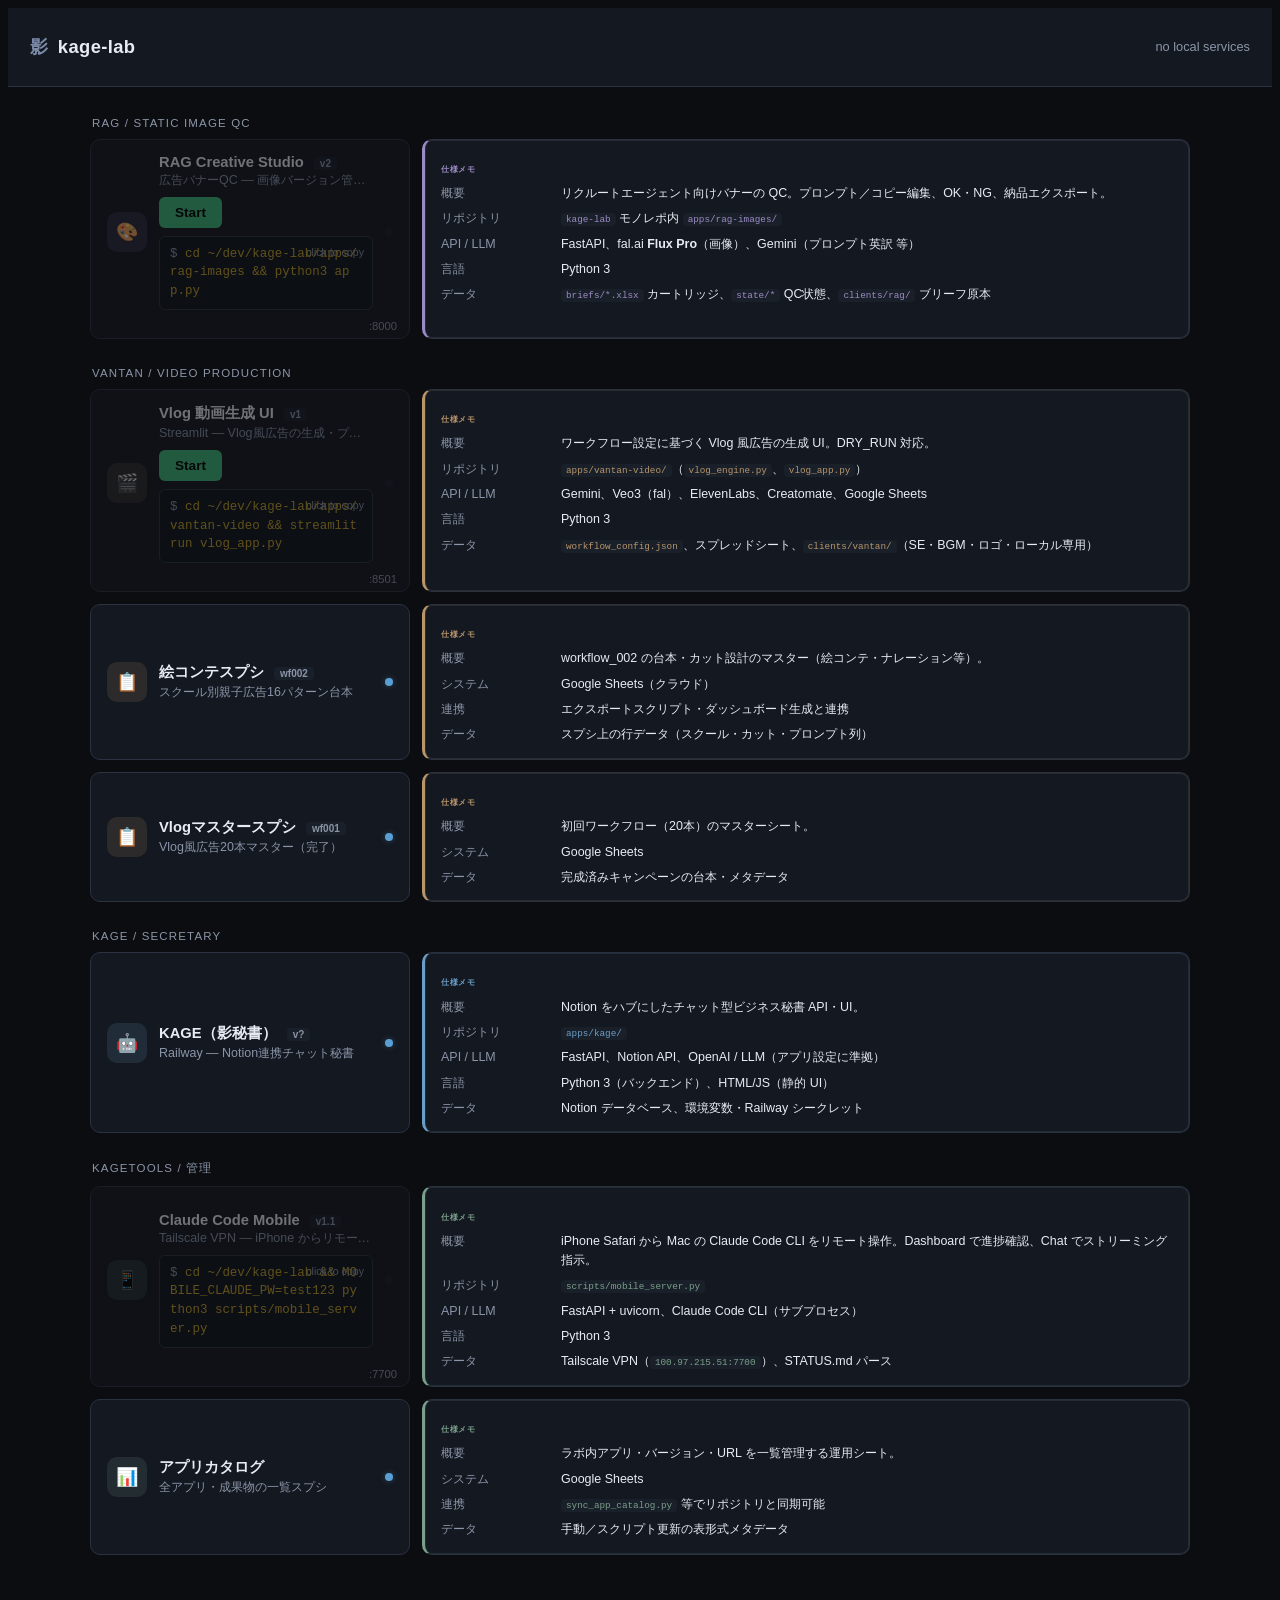
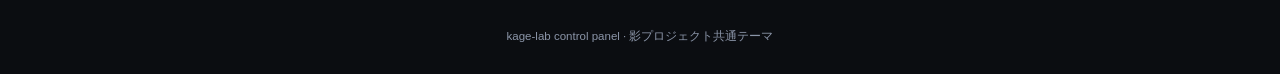
<file: control_panel.html>
<!DOCTYPE html>
<html lang="ja">
<head>
<meta charset="utf-8">
<meta name="viewport" content="width=device-width, initial-scale=1">
<title>kage-lab</title>
<link rel="stylesheet" href="assets/kage-lab-theme.css">
<style>
  :root {
    --green: var(--kl-green);
    --yellow: var(--kl-yellow);
    --text2: var(--kl-text-muted);
    --blue: var(--kl-blue);
  }
  .kl-topbar .sub { font-size: 0.8em; color: var(--kl-text-muted); margin-left: auto; }
  .kl-container { max-width: 1100px; }

  .card.launch-host { position: relative; padding-bottom: 28px; }
  .launch-bar {
    display: none; margin-top: 8px; background: var(--kl-bg-elevated); border: 1px solid var(--kl-border);
    border-radius: 6px; padding: 8px 10px; font-family: 'SF Mono', 'Menlo', monospace;
    font-size: 0.78em; color: var(--kl-yellow); position: relative; cursor: pointer;
    word-break: break-all; line-height: 1.5;
  }
  .launch-bar::before { content: '$ '; color: var(--kl-text-muted); }
  .launch-bar .copy-hint {
    position: absolute; top: 8px; right: 8px; font-size: 0.85em; color: var(--kl-text-muted);
    font-family: -apple-system, sans-serif;
  }
  .launch-bar.copied .copy-hint { color: var(--kl-green); }
  .card.offline .launch-bar { display: block; }

  .start-btn {
    display: none; margin-top: 8px; padding: 8px 16px; border: none; border-radius: 6px;
    background: var(--kl-green); color: #000; font-size: 0.85em; font-weight: 600;
    cursor: pointer; font-family: -apple-system, sans-serif; transition: opacity 0.15s;
  }
  .start-btn:hover { opacity: 0.8; }
  .start-btn:disabled { opacity: 0.4; cursor: default; }
  .card.offline .start-btn { display: inline-block; }

  .card-url { font-size: 0.7em; color: var(--kl-text-muted); position: absolute; bottom: 6px; right: 12px; }
  .dot {
    width: 8px; height: 8px; border-radius: 50%; flex-shrink: 0;
  }
  .dot-live { background: var(--kl-green); box-shadow: 0 0 6px var(--kl-green); }
  .dot-cloud { background: var(--kl-blue); box-shadow: 0 0 6px rgba(90,159,212,0.35); }
  .dot-off { background: var(--kl-surface-2); }
  .dot-checking { background: var(--kl-yellow); animation: pulse 1.2s infinite; }
  @keyframes pulse { 0%, 100% { opacity: 1; } 50% { opacity: 0.3; } }

  a.card { display: flex; }
  .card.offline { opacity: 0.45; }
  .card.offline:hover { border-color: var(--kl-border) !important; background: var(--kl-surface) !important; cursor: default; }
</style>
</head>
<body class="kl-surface-body">

<div class="kl-topbar">
  <h1><span class="kl-brand-mark">影</span> kage-lab</h1>
  <span class="sub" id="status-msg">checking...</span>
</div>

<div class="kl-container">

  <div class="kl-group-title kl-group-rag">RAG / Static Image QC</div>
  <div class="kl-app-lane kl-group-rag">
    <div class="kl-card card launch-host" id="card-rag" data-url="http://localhost:8000" data-service="rag" data-cmd="cd ~/dev/kage-lab/apps/rag-images && python3 app.py">
      <div class="kl-card-icon">🎨</div>
      <div class="kl-card-body">
        <div class="kl-card-name">RAG Creative Studio <span class="kl-card-ver">v2</span></div>
        <div class="kl-card-desc">広告バナーQC — 画像バージョン管理・コピー編集・修正ログ</div>
        <button class="start-btn" onclick="event.stopPropagation(); launchService('rag', this)">Start</button>
        <div class="launch-bar" onclick="event.stopPropagation(); copyCmd(this)"><span class="cmd-text"></span><span class="copy-hint">click to copy</span></div>
      </div>
      <div class="dot dot-checking" id="dot-rag"></div>
      <span class="card-url">:8000</span>
    </div>
    <aside class="kl-app-overview">
      <h4>仕様メモ</h4>
      <dl>
        <dt>概要</dt>
        <dd>リクルートエージェント向けバナーの QC。プロンプト／コピー編集、OK・NG、納品エクスポート。</dd>
        <dt>リポジトリ</dt>
        <dd><code>kage-lab</code> モノレポ内 <code>apps/rag-images/</code></dd>
        <dt>API / LLM</dt>
        <dd>FastAPI、fal.ai <strong>Flux Pro</strong>（画像）、Gemini（プロンプト英訳 等）</dd>
        <dt>言語</dt>
        <dd>Python 3</dd>
        <dt>データ</dt>
        <dd><code>briefs/*.xlsx</code> カートリッジ、<code>state/*</code> QC状態、<code>clients/rag/</code> ブリーフ原本</dd>
      </dl>
    </aside>
  </div>

  <div class="kl-group-title kl-group-vantan">VANTAN / Video Production</div>
  <div class="kl-app-lane kl-group-vantan">
    <div class="kl-card card launch-host" id="card-vlog" data-url="http://localhost:8501" data-service="vlog" data-cmd="cd ~/dev/kage-lab/apps/vantan-video && streamlit run vlog_app.py">
      <div class="kl-card-icon">🎬</div>
      <div class="kl-card-body">
        <div class="kl-card-name">Vlog 動画生成 UI <span class="kl-card-ver">v1</span></div>
        <div class="kl-card-desc">Streamlit — Vlog風広告の生成・プレビュー</div>
        <button class="start-btn" onclick="event.stopPropagation(); launchService('vlog', this)">Start</button>
        <div class="launch-bar" onclick="event.stopPropagation(); copyCmd(this)"><span class="cmd-text"></span><span class="copy-hint">click to copy</span></div>
      </div>
      <div class="dot dot-checking" id="dot-vlog"></div>
      <span class="card-url">:8501</span>
    </div>
    <aside class="kl-app-overview">
      <h4>仕様メモ</h4>
      <dl>
        <dt>概要</dt>
        <dd>ワークフロー設定に基づく Vlog 風広告の生成 UI。DRY_RUN 対応。</dd>
        <dt>リポジトリ</dt>
        <dd><code>apps/vantan-video/</code>（<code>vlog_engine.py</code>、<code>vlog_app.py</code>）</dd>
        <dt>API / LLM</dt>
        <dd>Gemini、Veo3（fal）、ElevenLabs、Creatomate、Google Sheets</dd>
        <dt>言語</dt>
        <dd>Python 3</dd>
        <dt>データ</dt>
        <dd><code>workflow_config.json</code>、スプレッドシート、<code>clients/vantan/</code>（SE・BGM・ロゴ・ローカル専用）</dd>
      </dl>
    </aside>
  </div>

  <div class="kl-app-lane kl-group-vantan">
    <a class="kl-card card" data-url="https://docs.google.com/spreadsheets/d/1gVGbo_fKC7sQ_B06P4M15VWn9XTMKOyKuv_Fi0VfJlc/" data-cloud="true">
      <div class="kl-card-icon">📋</div>
      <div class="kl-card-body">
        <div class="kl-card-name">絵コンテスプシ <span class="kl-card-ver">wf002</span></div>
        <div class="kl-card-desc">スクール別親子広告16パターン台本</div>
      </div>
      <div class="dot dot-cloud"></div>
    </a>
    <aside class="kl-app-overview">
      <h4>仕様メモ</h4>
      <dl>
        <dt>概要</dt>
        <dd>workflow_002 の台本・カット設計のマスター（絵コンテ・ナレーション等）。</dd>
        <dt>システム</dt>
        <dd>Google Sheets（クラウド）</dd>
        <dt>連携</dt>
        <dd>エクスポートスクリプト・ダッシュボード生成と連携</dd>
        <dt>データ</dt>
        <dd>スプシ上の行データ（スクール・カット・プロンプト列）</dd>
      </dl>
    </aside>
  </div>

  <div class="kl-app-lane kl-group-vantan">
    <a class="kl-card card" data-url="https://docs.google.com/spreadsheets/d/1yyvxMYsaChW1nnnua1owfRuk673keHkoK3zvVVnIDKQ/" data-cloud="true">
      <div class="kl-card-icon">📋</div>
      <div class="kl-card-body">
        <div class="kl-card-name">Vlogマスタースプシ <span class="kl-card-ver">wf001</span></div>
        <div class="kl-card-desc">Vlog風広告20本マスター（完了）</div>
      </div>
      <div class="dot dot-cloud"></div>
    </a>
    <aside class="kl-app-overview">
      <h4>仕様メモ</h4>
      <dl>
        <dt>概要</dt>
        <dd>初回ワークフロー（20本）のマスターシート。</dd>
        <dt>システム</dt>
        <dd>Google Sheets</dd>
        <dt>データ</dt>
        <dd>完成済みキャンペーンの台本・メタデータ</dd>
      </dl>
    </aside>
  </div>

  <div class="kl-group-title kl-group-kage">KAGE / Secretary</div>
  <div class="kl-app-lane kl-group-kage">
    <a class="kl-card card" data-url="https://notion-secretary-api-production.up.railway.app/app" data-cloud="true">
      <div class="kl-card-icon">🤖</div>
      <div class="kl-card-body">
        <div class="kl-card-name">KAGE（影秘書） <span class="kl-card-ver" id="kage-ver">v…</span></div>
        <div class="kl-card-desc">Railway — Notion連携チャット秘書</div>
      </div>
      <div class="dot dot-cloud"></div>
    </a>
    <aside class="kl-app-overview">
      <h4>仕様メモ</h4>
      <dl>
        <dt>概要</dt>
        <dd>Notion をハブにしたチャット型ビジネス秘書 API・UI。</dd>
        <dt>リポジトリ</dt>
        <dd><code>apps/kage/</code></dd>
        <dt>API / LLM</dt>
        <dd>FastAPI、Notion API、OpenAI / LLM（アプリ設定に準拠）</dd>
        <dt>言語</dt>
        <dd>Python 3（バックエンド）、HTML/JS（静的 UI）</dd>
        <dt>データ</dt>
        <dd>Notion データベース、環境変数・Railway シークレット</dd>
      </dl>
    </aside>
  </div>

  <div class="kl-group-title kl-group-tools">KageTools / 管理</div>
  <div class="kl-app-lane kl-group-tools">
    <div class="kl-card card launch-host" id="card-ccm" data-url="http://100.97.215.51:7700" data-cmd="cd ~/dev/kage-lab && MOBILE_CLAUDE_PW=test123 python3 scripts/mobile_server.py">
      <div class="kl-card-icon">📱</div>
      <div class="kl-card-body">
        <div class="kl-card-name">Claude Code Mobile <span class="kl-card-ver">v1.1</span></div>
        <div class="kl-card-desc">Tailscale VPN — iPhone からリモート操作（Dashboard / Chat）</div>
        <div class="launch-bar" onclick="event.stopPropagation(); copyCmd(this)"><span class="cmd-text"></span><span class="copy-hint">click to copy</span></div>
      </div>
      <div class="dot dot-checking" id="dot-ccm"></div>
      <span class="card-url">:7700</span>
    </div>
    <aside class="kl-app-overview">
      <h4>仕様メモ</h4>
      <dl>
        <dt>概要</dt>
        <dd>iPhone Safari から Mac の Claude Code CLI をリモート操作。Dashboard で進捗確認、Chat でストリーミング指示。</dd>
        <dt>リポジトリ</dt>
        <dd><code>scripts/mobile_server.py</code></dd>
        <dt>API / LLM</dt>
        <dd>FastAPI + uvicorn、Claude Code CLI（サブプロセス）</dd>
        <dt>言語</dt>
        <dd>Python 3</dd>
        <dt>データ</dt>
        <dd>Tailscale VPN（<code>100.97.215.51:7700</code>）、STATUS.md パース</dd>
      </dl>
    </aside>
  </div>

  <div class="kl-app-lane kl-group-tools">
    <a class="kl-card card" data-url="https://docs.google.com/spreadsheets/d/1-6UG15CPLt-VmbjNEFOE6tjm53vFtu6IH92vgq77bQo/" data-cloud="true">
      <div class="kl-card-icon">📊</div>
      <div class="kl-card-body">
        <div class="kl-card-name">アプリカタログ</div>
        <div class="kl-card-desc">全アプリ・成果物の一覧スプシ</div>
      </div>
      <div class="dot dot-cloud"></div>
    </a>
    <aside class="kl-app-overview">
      <h4>仕様メモ</h4>
      <dl>
        <dt>概要</dt>
        <dd>ラボ内アプリ・バージョン・URL を一覧管理する運用シート。</dd>
        <dt>システム</dt>
        <dd>Google Sheets</dd>
        <dt>連携</dt>
        <dd><code>sync_app_catalog.py</code> 等でリポジトリと同期可能</dd>
        <dt>データ</dt>
        <dd>手動／スクリプト更新の表形式メタデータ</dd>
      </dl>
    </aside>
  </div>

</div>

<div class="kl-footer-note">kage-lab control panel · 影プロジェクト共通テーマ</div>

<script>
document.querySelectorAll('.card[data-cmd]').forEach(card => {
  const cmdEl = card.querySelector('.cmd-text');
  if (cmdEl) cmdEl.textContent = card.dataset.cmd;
});

function copyCmd(bar) {
  const cmd = bar.closest('.card').dataset.cmd;
  if (!cmd) return;
  navigator.clipboard.writeText(cmd).then(() => {
    bar.classList.add('copied');
    bar.querySelector('.copy-hint').textContent = 'copied!';
    setTimeout(() => {
      bar.classList.remove('copied');
      bar.querySelector('.copy-hint').textContent = 'click to copy';
    }, 2000);
  });
}

const CCM_BASE = 'http://localhost:7700';
const LOCAL_CHECKS = [
  { id: 'rag',  dotId: 'dot-rag',  cardId: 'card-rag',  url: 'http://localhost:8000/api/cartridges' },
  { id: 'vlog', dotId: 'dot-vlog', cardId: 'card-vlog', url: 'http://localhost:8501' },
  { id: 'ccm',  dotId: 'dot-ccm',  cardId: 'card-ccm',  url: CCM_BASE + '/api/services' },
];

async function checkHealth(svc) {
  const dot = document.getElementById(svc.dotId);
  const card = document.getElementById(svc.cardId);
  try {
    await fetch(svc.url, { mode: 'no-cors', signal: AbortSignal.timeout(3000) });
    dot.className = 'dot dot-live';
    card.classList.remove('offline');
    return true;
  } catch {
    dot.className = 'dot dot-off';
    card.classList.add('offline');
    return false;
  }
}

async function checkAll() {
  const results = await Promise.all(LOCAL_CHECKS.map(checkHealth));
  const live = results.filter(Boolean).length;
  const total = LOCAL_CHECKS.length;
  const msg = document.getElementById('status-msg');
  if (live === total) {
    msg.textContent = `${live} services running`;
    msg.style.color = 'var(--kl-green)';
  } else if (live > 0) {
    msg.textContent = `${live}/${total} services running`;
    msg.style.color = 'var(--kl-yellow)';
  } else {
    msg.textContent = 'no local services';
    msg.style.color = 'var(--kl-text-muted)';
  }
}

document.querySelectorAll('.card').forEach(card => {
  card.addEventListener('click', (e) => {
    if (e.target.closest('.launch-bar')) return;
    const url = card.dataset.url;
    if (!url) return;
    if (card.dataset.cloud === 'true') {
      window.open(url, '_blank');
      return;
    }
    if (!card.classList.contains('offline')) {
      window.open(url, '_blank');
    }
  });
});

// ── Launch service via CCM ──
async function launchService(serviceId, btn) {
  btn.disabled = true;
  btn.textContent = 'Starting...';
  try {
    const res = await fetch(CCM_BASE + '/api/launch', {
      method: 'POST',
      headers: {'Content-Type': 'application/json'},
      body: JSON.stringify({service: serviceId}),
    });
    const d = await res.json();
    if (d.ok) {
      btn.textContent = d.status === 'already_running' ? 'Already running' : 'Started!';
      setTimeout(() => checkAll(), 3000);
    } else {
      btn.textContent = 'Error: ' + (d.error || 'unknown');
    }
  } catch(e) {
    btn.textContent = 'CCM not running';
  }
  setTimeout(() => {
    btn.disabled = false;
    btn.textContent = 'Start';
  }, 4000);
}

checkAll();
setInterval(checkAll, 10000);

// KAGE バージョンを Railway /health から動的取得
(async () => {
  const el = document.getElementById('kage-ver');
  try {
    const r = await fetch('https://notion-secretary-api-production.up.railway.app/health', { signal: AbortSignal.timeout(5000) });
    const d = await r.json();
    const v = d.kage_app_version || d.version;
    if (v) el.textContent = `v${v}`;
    else el.textContent = 'v?';
  } catch {
    el.textContent = 'v?';
  }
})();
</script>
</body>
</html>
</file>
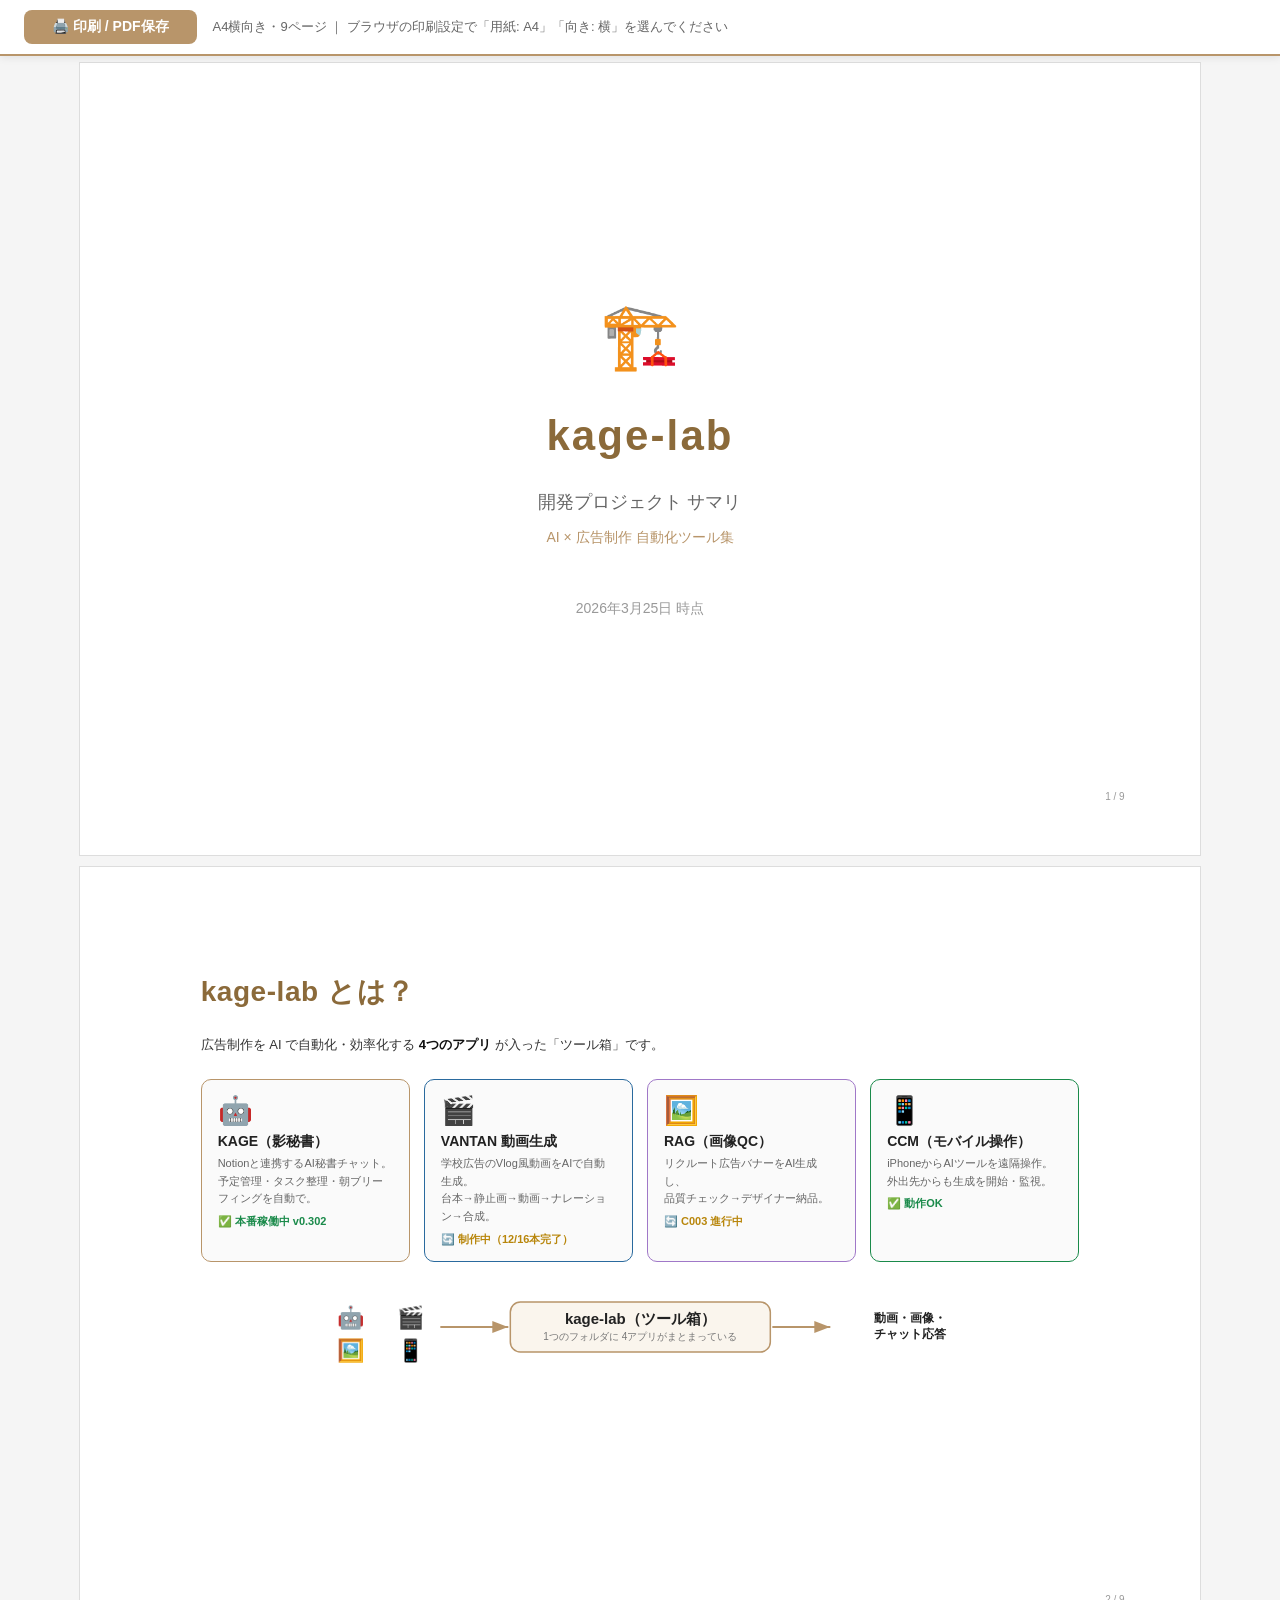
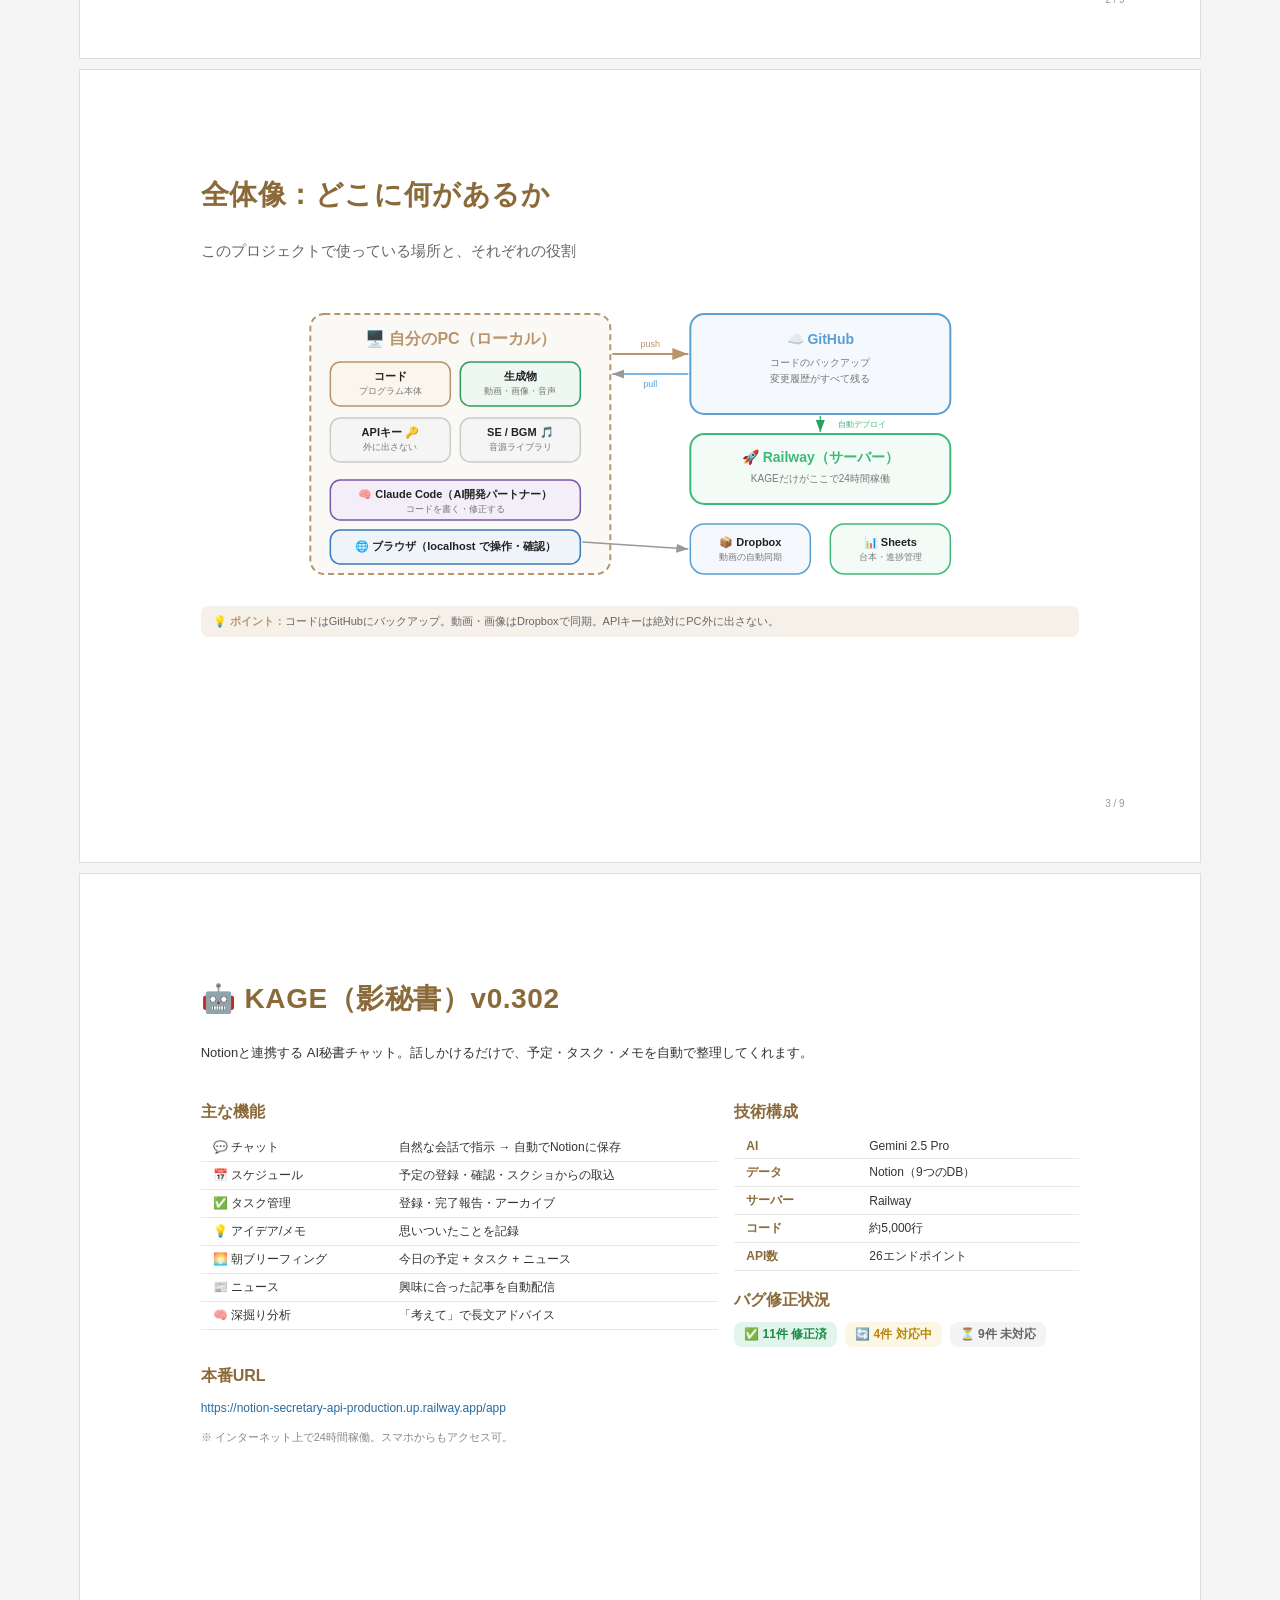
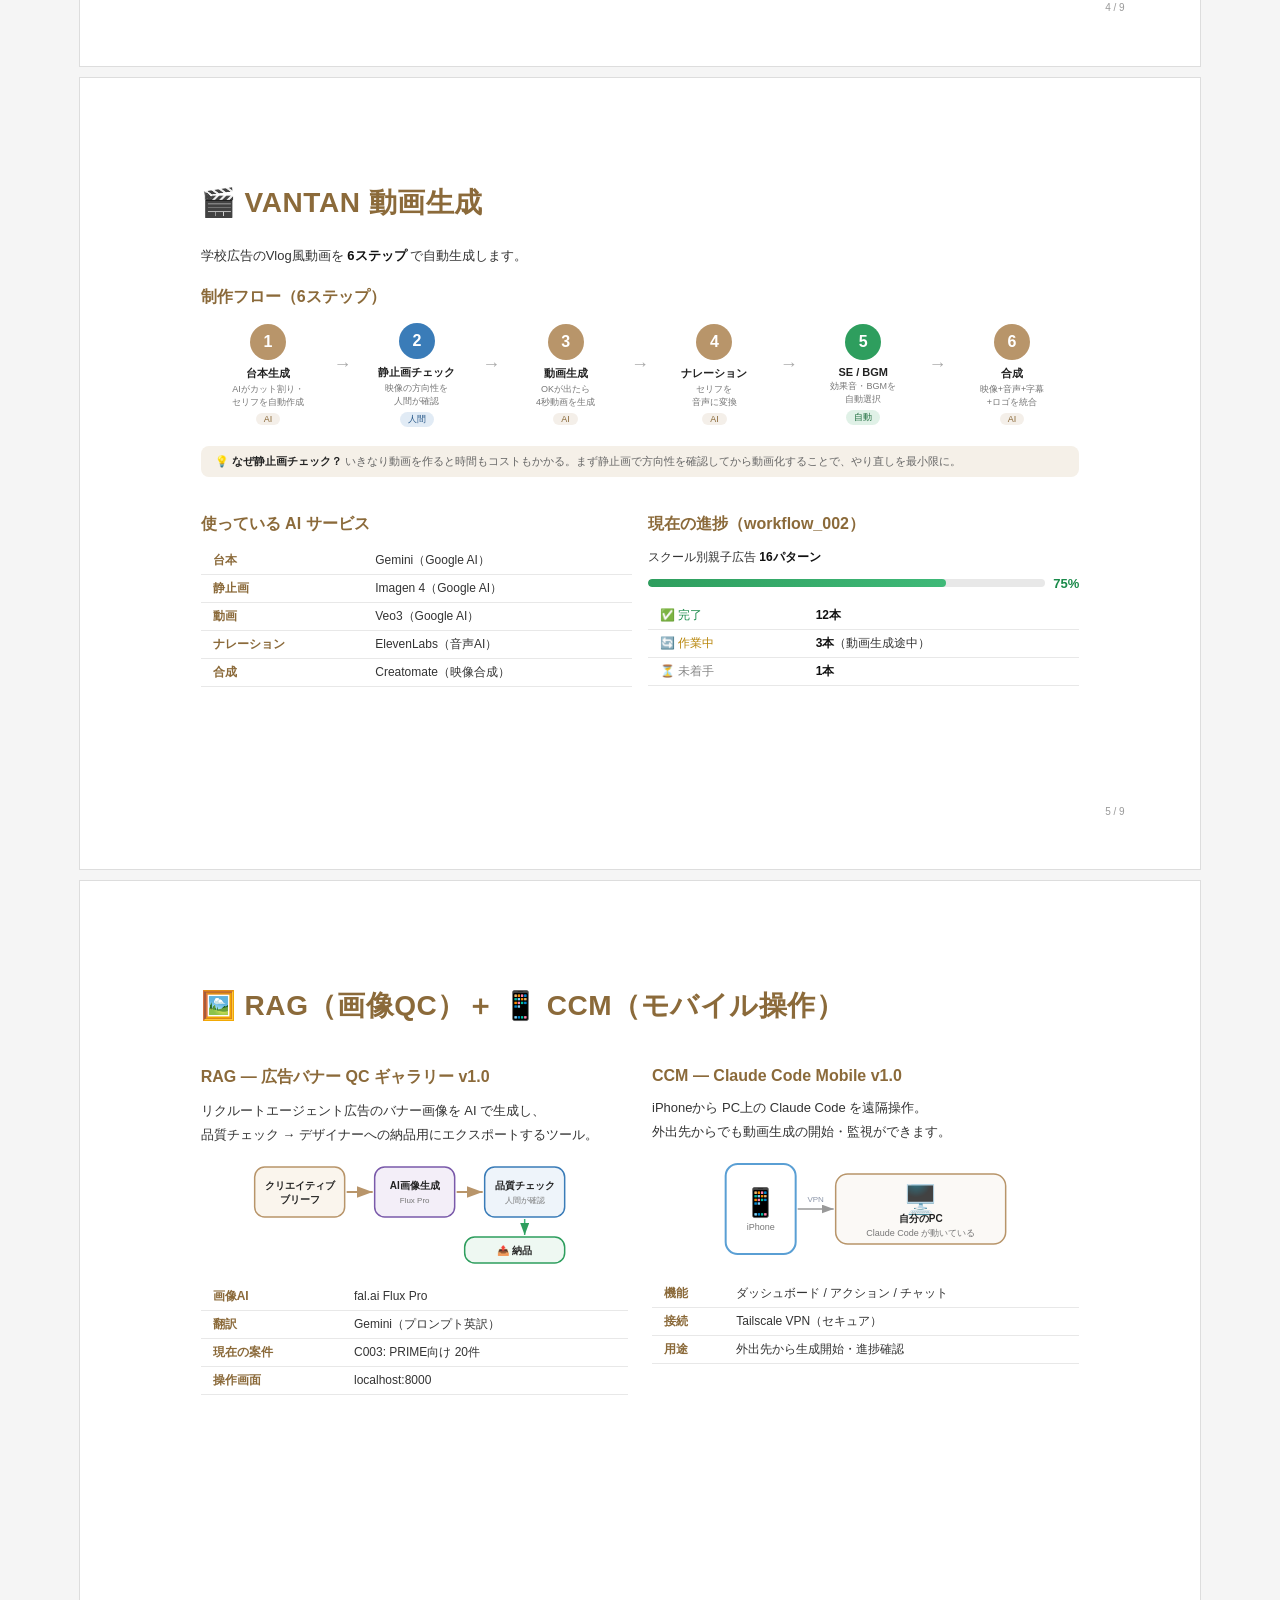
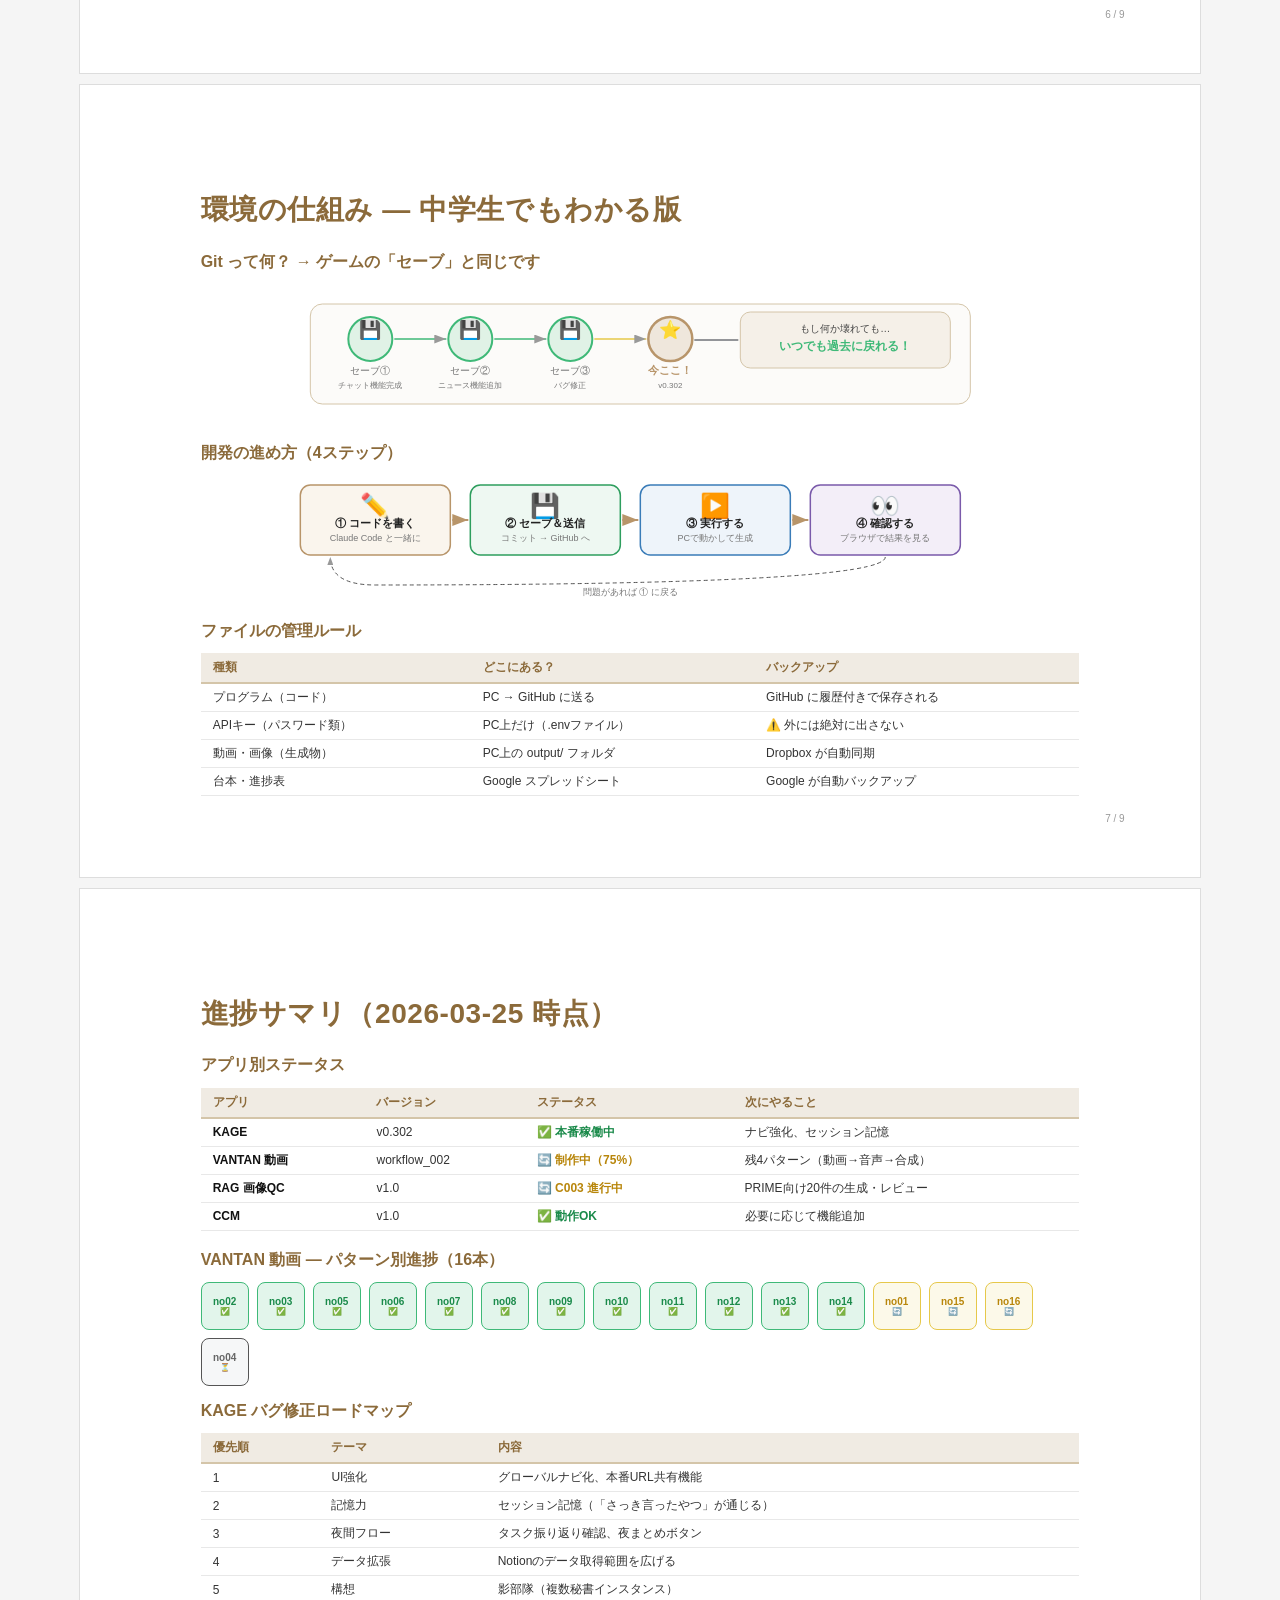
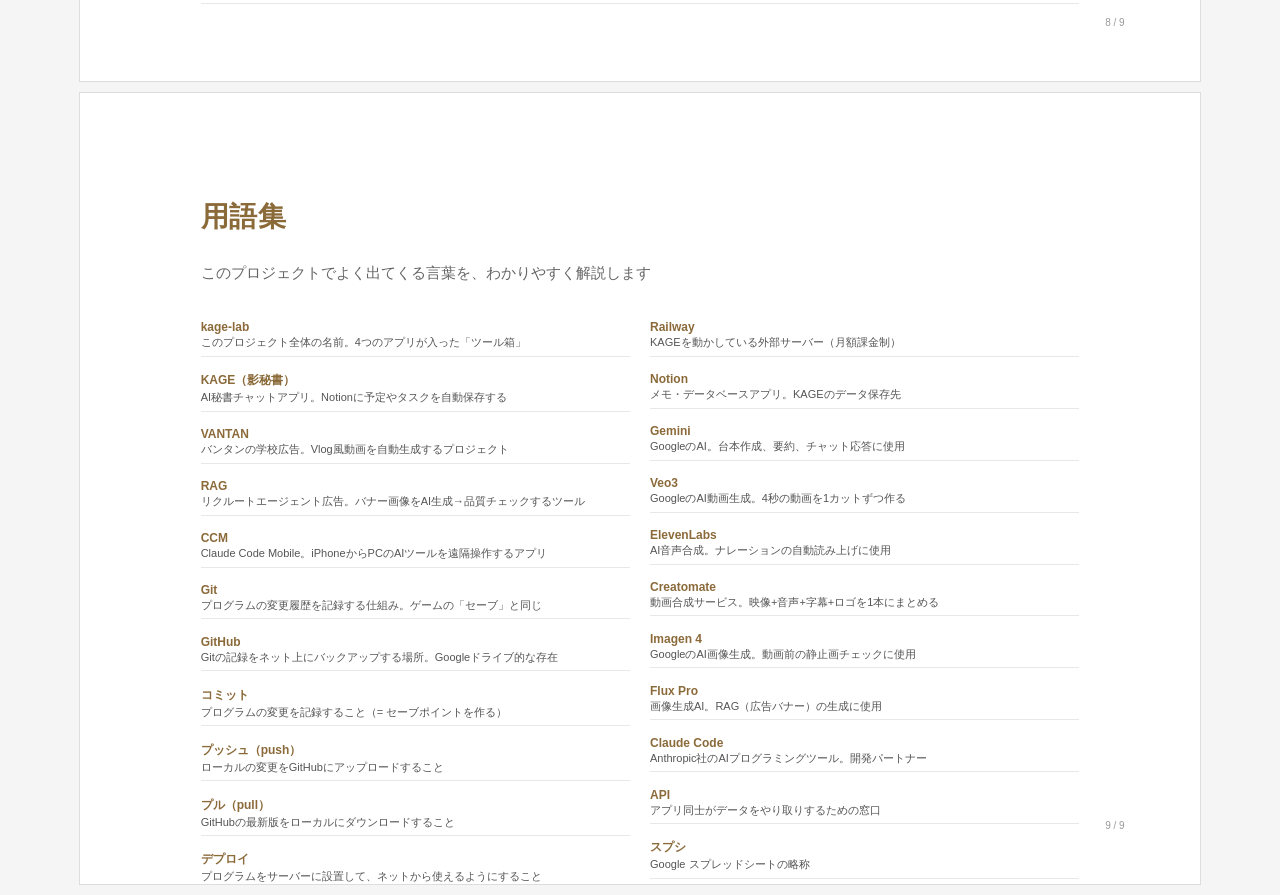
<file: docs/kage-lab-presentation.html>
<!DOCTYPE html>
<html lang="ja">
<head>
<meta charset="utf-8">
<meta name="viewport" content="width=device-width, initial-scale=1">
<title>kage-lab 開発プロジェクト サマリ</title>
<style>
  @page { size: A4 landscape; margin: 0; }
  * { box-sizing: border-box; margin: 0; padding: 0; }
  body { font-family: -apple-system, 'Hiragino Sans', 'Helvetica Neue', sans-serif; background: #f5f5f5; color: #222; -webkit-print-color-adjust: exact; print-color-adjust: exact; }

  /* ── 印刷ボタン ── */
  .print-bar {
    position: fixed; top: 0; left: 0; right: 0; z-index: 9999;
    background: #fff; border-bottom: 2px solid #b8956a;
    padding: 10px 24px; display: flex; align-items: center; gap: 16px;
    box-shadow: 0 2px 8px rgba(0,0,0,0.08);
  }
  .print-bar span { font-size: 13px; color: #666; }
  .print-btn {
    padding: 8px 28px; border: none; border-radius: 8px;
    background: #b8956a; color: #fff; font-size: 14px; font-weight: 700;
    cursor: pointer; transition: opacity 0.15s;
  }
  .print-btn:hover { opacity: 0.85; }
  body { padding-top: 52px; }

  /* ── A4 スライド ── */
  .slide {
    width: 297mm; height: 210mm; /* A4 横 */
    padding: 28mm 32mm;
    page-break-after: always;
    position: relative;
    overflow: hidden;
    background: #fff;
    border: 1px solid #ddd;
    margin: 10px auto;
  }
  .slide:last-child { page-break-after: auto; }

  /* ── 共通パーツ ── */
  .page-num { position: absolute; bottom: 14mm; right: 20mm; font-size: 10px; color: #999; }
  .slide-title { font-size: 28px; font-weight: 800; color: #8b6a3a; margin-bottom: 6mm; letter-spacing: 0.02em; }
  .slide-subtitle { font-size: 15px; color: #666; margin-bottom: 8mm; }
  h3 { font-size: 16px; color: #8b6a3a; margin: 5mm 0 3mm; font-weight: 700; }
  p, li { font-size: 13px; line-height: 1.8; color: #333; }
  ul { padding-left: 5mm; }
  li { margin-bottom: 1mm; }
  .accent { color: #8b6a3a; font-weight: 700; }
  .green { color: #1a8a4a; }
  .yellow { color: #b8860b; }
  .muted { color: #888; }
  .small { font-size: 11px; color: #888; }
  strong { color: #111; }

  /* ── テーブル ── */
  table { border-collapse: collapse; width: 100%; margin: 3mm 0; }
  th { background: #f0ebe3; color: #8b6a3a; font-size: 12px; font-weight: 700; text-align: left; padding: 6px 12px; border-bottom: 2px solid #d4c5a9; }
  td { font-size: 12px; padding: 5px 12px; border-bottom: 1px solid #e8e8e8; color: #333; }
  tr:hover { background: rgba(184,149,106,0.06); }

  /* ── SVG 図解共通 ── */
  svg text { font-family: -apple-system, 'Hiragino Sans', sans-serif; }
  .box { rx: 10; ry: 10; }
  .box-fill { fill: #f5f5f5; stroke: #ccc; stroke-width: 1.5; }
  .box-accent { fill: #faf5ed; stroke: #b8956a; stroke-width: 1.5; }
  .box-green { fill: #eef8f2; stroke: #2e9e5e; stroke-width: 1.5; }
  .box-blue { fill: #eef4fa; stroke: #3a7cb8; stroke-width: 1.5; }
  .box-purple { fill: #f3eef8; stroke: #7a5aaa; stroke-width: 1.5; }
  .arrow { stroke: #999; stroke-width: 1.5; fill: none; marker-end: url(#arrowhead); }
  .arrow-accent { stroke: #b8956a; stroke-width: 2; fill: none; marker-end: url(#arrowhead-accent); }
  .label { font-size: 13px; fill: #222; font-weight: 700; text-anchor: middle; }
  .sublabel { font-size: 10px; fill: #777; text-anchor: middle; }
  .icon-text { font-size: 22px; text-anchor: middle; dominant-baseline: central; }

  /* ── カード ── */
  .cards { display: flex; gap: 14px; flex-wrap: wrap; }
  .card { flex: 1; min-width: 140px; background: #fafafa; border: 1px solid #ddd; border-radius: 10px; padding: 14px 16px; }
  .card-icon { font-size: 28px; margin-bottom: 6px; }
  .card-title { font-size: 14px; font-weight: 700; color: #222; margin-bottom: 4px; }
  .card-desc { font-size: 11px; color: #666; line-height: 1.6; }
  .card-status { font-size: 11px; font-weight: 600; margin-top: 6px; }

  /* ── ステップバー ── */
  .steps { display: flex; gap: 0; align-items: center; margin: 4mm 0; }
  .step { display: flex; flex-direction: column; align-items: center; flex: 1; position: relative; }
  .step-circle { width: 36px; height: 36px; border-radius: 50%; display: flex; align-items: center; justify-content: center; font-size: 16px; font-weight: 800; color: #fff; margin-bottom: 6px; }
  .step-circle.ai { background: #b8956a; }
  .step-circle.human { background: #3a7cb8; }
  .step-circle.auto { background: #2e9e5e; }
  .step-label { font-size: 11px; font-weight: 700; color: #222; text-align: center; }
  .step-sub { font-size: 9px; color: #777; text-align: center; margin-top: 2px; }
  .step-arrow { color: #aaa; font-size: 18px; margin: 0 -2px; padding-bottom: 20px; }
  .step-who { font-size: 9px; margin-top: 4px; padding: 1px 8px; border-radius: 8px; }
  .who-ai { background: rgba(184,149,106,0.15); color: #8b6a3a; }
  .who-human { background: rgba(58,124,184,0.15); color: #2a5a8b; }
  .who-auto { background: rgba(46,158,94,0.15); color: #1a6a3a; }

  /* ── プログレスバー ── */
  .progress-bar { height: 8px; background: #e8e8e8; border-radius: 4px; overflow: hidden; margin: 2px 0; }
  .progress-fill { height: 100%; border-radius: 4px; }
  .fill-green { background: linear-gradient(90deg, #2e9e5e, #3fb978); }
  .fill-yellow { background: linear-gradient(90deg, #b8860b, #e6c84a); }

  /* ── 表紙 ── */
  .cover { display: flex; flex-direction: column; justify-content: center; align-items: center; text-align: center; }
  .cover-title { font-size: 42px; font-weight: 800; color: #8b6a3a; letter-spacing: 0.05em; margin-bottom: 8mm; }
  .cover-sub { font-size: 18px; color: #666; margin-bottom: 4mm; }
  .cover-date { font-size: 14px; color: #999; }
  .cover-logo { font-size: 64px; margin-bottom: 10mm; }

  /* ── 用語集 2カラム ── */
  .glossary { columns: 2; column-gap: 20px; }
  .glossary-item { break-inside: avoid; margin-bottom: 3mm; padding: 4px 0; border-bottom: 1px solid #e8e8e8; }
  .glossary-term { font-size: 12px; font-weight: 700; color: #8b6a3a; }
  .glossary-def { font-size: 11px; color: #555; line-height: 1.6; }

  @media print {
    body { background: #fff; padding-top: 0; }
    .print-bar { display: none; }
    .slide { border: none; margin: 0; box-shadow: none; }
  }
</style>
</head>
<body>

<!-- ===== 印刷ボタン ===== -->
<div class="print-bar">
  <button class="print-btn" onclick="window.print()">🖨️ 印刷 / PDF保存</button>
  <span>A4横向き・9ページ ｜ ブラウザの印刷設定で「用紙: A4」「向き: 横」を選んでください</span>
</div>

<!-- ===== 矢印マーカー定義 ===== -->
<svg style="position:absolute;width:0;height:0">
  <defs>
    <marker id="arrowhead" markerWidth="8" markerHeight="6" refX="8" refY="3" orient="auto"><path d="M0,0 L8,3 L0,6Z" fill="#999"/></marker>
    <marker id="arrowhead-accent" markerWidth="8" markerHeight="6" refX="8" refY="3" orient="auto"><path d="M0,0 L8,3 L0,6Z" fill="#b8956a"/></marker>
    <marker id="arrowhead-green" markerWidth="8" markerHeight="6" refX="8" refY="3" orient="auto"><path d="M0,0 L8,3 L0,6Z" fill="#2e9e5e"/></marker>
  </defs>
</svg>

<!-- ========================================================= -->
<!-- PAGE 1: 表紙                                               -->
<!-- ========================================================= -->
<div class="slide cover">
  <div class="cover-logo">🏗️</div>
  <div class="cover-title">kage-lab</div>
  <div class="cover-sub">開発プロジェクト サマリ</div>
  <div class="cover-sub" style="font-size:14px; color:#b8956a;">AI × 広告制作 自動化ツール集</div>
  <div style="height:10mm"></div>
  <div class="cover-date">2026年3月25日 時点</div>
  <div class="page-num">1 / 9</div>
</div>

<!-- ========================================================= -->
<!-- PAGE 2: kage-lab とは？（4アプリ図解）                       -->
<!-- ========================================================= -->
<div class="slide">
  <div class="slide-title">kage-lab とは？</div>
  <p style="margin-bottom:6mm;">広告制作を AI で自動化・効率化する <strong>4つのアプリ</strong> が入った「ツール箱」です。</p>

  <div class="cards">
    <div class="card" style="border-color:#b8956a;">
      <div class="card-icon">🤖</div>
      <div class="card-title">KAGE（影秘書）</div>
      <div class="card-desc">Notionと連携するAI秘書チャット。<br>予定管理・タスク整理・朝ブリーフィングを自動で。</div>
      <div class="card-status green">✅ 本番稼働中 v0.302</div>
    </div>
    <div class="card" style="border-color:#2a6a9e;">
      <div class="card-icon">🎬</div>
      <div class="card-title">VANTAN 動画生成</div>
      <div class="card-desc">学校広告のVlog風動画をAIで自動生成。<br>台本→静止画→動画→ナレーション→合成。</div>
      <div class="card-status yellow">🔄 制作中（12/16本完了）</div>
    </div>
    <div class="card" style="border-color:#a078c8;">
      <div class="card-icon">🖼️</div>
      <div class="card-title">RAG（画像QC）</div>
      <div class="card-desc">リクルート広告バナーをAI生成し、<br>品質チェック→デザイナー納品。</div>
      <div class="card-status yellow">🔄 C003 進行中</div>
    </div>
    <div class="card" style="border-color:#1a8a4a;">
      <div class="card-icon">📱</div>
      <div class="card-title">CCM（モバイル操作）</div>
      <div class="card-desc">iPhoneからAIツールを遠隔操作。<br>外出先からも生成を開始・監視。</div>
      <div class="card-status green">✅ 動作OK</div>
    </div>
  </div>

  <div style="margin-top:8mm;">
    <svg width="100%" height="80" viewBox="0 0 700 80">
      <!-- 中央のkage-labボックス -->
      <rect x="220" y="10" width="260" height="50" class="box box-accent"/>
      <text x="350" y="32" class="label" style="font-size:15px;">kage-lab（ツール箱）</text>
      <text x="350" y="48" class="sublabel">1つのフォルダに 4アプリがまとまっている</text>
      <!-- 左のアイコン群 -->
      <text x="60" y="25" class="icon-text">🤖</text>
      <text x="120" y="25" class="icon-text">🎬</text>
      <text x="60" y="58" class="icon-text">🖼️</text>
      <text x="120" y="58" class="icon-text">📱</text>
      <line x1="150" y1="35" x2="218" y2="35" class="arrow-accent"/>
      <!-- 右の矢印（成果物） -->
      <line x1="482" y1="35" x2="540" y2="35" class="arrow-accent"/>
      <text x="620" y="30" class="label" style="font-size:12px;">動画・画像・</text>
      <text x="620" y="46" class="label" style="font-size:12px;">チャット応答</text>
    </svg>
  </div>

  <div class="page-num">2 / 9</div>
</div>

<!-- ========================================================= -->
<!-- PAGE 3: 全体像フロー図                                      -->
<!-- ========================================================= -->
<div class="slide">
  <div class="slide-title">全体像：どこに何があるか</div>
  <p class="slide-subtitle">このプロジェクトで使っている場所と、それぞれの役割</p>

  <svg width="100%" height="300" viewBox="0 0 700 300">
    <!-- ── 自分のPC ── -->
    <rect x="20" y="20" width="300" height="260" rx="14" ry="14" fill="rgba(184,149,106,0.06)" stroke="#b8956a" stroke-width="2" stroke-dasharray="6,4"/>
    <text x="170" y="50" class="label" style="font-size:16px; fill:#b8956a;">🖥️ 自分のPC（ローカル）</text>

    <rect x="40" y="68" width="120" height="44" class="box box-accent"/>
    <text x="100" y="86" class="label" style="font-size:11px;">コード</text>
    <text x="100" y="100" class="sublabel" style="font-size:9px;">プログラム本体</text>

    <rect x="170" y="68" width="120" height="44" class="box box-green"/>
    <text x="230" y="86" class="label" style="font-size:11px;">生成物</text>
    <text x="230" y="100" class="sublabel" style="font-size:9px;">動画・画像・音声</text>

    <rect x="40" y="124" width="120" height="44" class="box box-fill"/>
    <text x="100" y="142" class="label" style="font-size:11px;">APIキー 🔑</text>
    <text x="100" y="156" class="sublabel" style="font-size:9px;">外に出さない</text>

    <rect x="170" y="124" width="120" height="44" class="box box-fill"/>
    <text x="230" y="142" class="label" style="font-size:11px;">SE / BGM 🎵</text>
    <text x="230" y="156" class="sublabel" style="font-size:9px;">音源ライブラリ</text>

    <!-- Claude Code -->
    <rect x="40" y="186" width="250" height="40" class="box box-purple"/>
    <text x="165" y="204" class="label" style="font-size:11px;">🧠 Claude Code（AI開発パートナー）</text>
    <text x="165" y="218" class="sublabel" style="font-size:9px;">コードを書く・修正する</text>

    <!-- ブラウザ -->
    <rect x="40" y="236" width="250" height="34" class="box box-blue"/>
    <text x="165" y="256" class="label" style="font-size:11px;">🌐 ブラウザ（localhost で操作・確認）</text>

    <!-- ── GitHub ── -->
    <rect x="400" y="20" width="260" height="100" rx="14" ry="14" fill="rgba(90,159,212,0.06)" stroke="#5a9fd4" stroke-width="2"/>
    <text x="530" y="50" class="label" style="font-size:14px; fill:#5a9fd4;">☁️ GitHub</text>
    <text x="530" y="72" class="sublabel">コードのバックアップ</text>
    <text x="530" y="88" class="sublabel">変更履歴がすべて残る</text>

    <!-- ── Railway ── -->
    <rect x="400" y="140" width="260" height="70" rx="14" ry="14" fill="rgba(63,185,120,0.06)" stroke="#3fb978" stroke-width="2"/>
    <text x="530" y="168" class="label" style="font-size:14px; fill:#3fb978;">🚀 Railway（サーバー）</text>
    <text x="530" y="188" class="sublabel">KAGEだけがここで24時間稼働</text>

    <!-- ── Dropbox ── -->
    <rect x="400" y="230" width="120" height="50" rx="14" ry="14" fill="rgba(90,159,212,0.06)" stroke="#5a9fd4" stroke-width="1.5"/>
    <text x="460" y="252" class="label" style="font-size:11px;">📦 Dropbox</text>
    <text x="460" y="266" class="sublabel" style="font-size:9px;">動画の自動同期</text>

    <!-- ── Google Sheets ── -->
    <rect x="540" y="230" width="120" height="50" rx="14" ry="14" fill="rgba(63,185,120,0.06)" stroke="#3fb978" stroke-width="1.5"/>
    <text x="600" y="252" class="label" style="font-size:11px;">📊 Sheets</text>
    <text x="600" y="266" class="sublabel" style="font-size:9px;">台本・進捗管理</text>

    <!-- ── 矢印 ── -->
    <!-- PC → GitHub -->
    <path d="M 322 60 L 398 60" class="arrow-accent"/>
    <text x="360" y="53" style="font-size:9px; fill:#b8956a; text-anchor:middle;">push</text>
    <path d="M 398 80 L 322 80" style="stroke:#5a9fd4; stroke-width:1.5; fill:none; marker-end:url(#arrowhead);"/>
    <text x="360" y="93" style="font-size:9px; fill:#5a9fd4; text-anchor:middle;">pull</text>

    <!-- GitHub → Railway -->
    <path d="M 530 122 L 530 138" style="stroke:#3fb978; stroke-width:1.5; fill:none; marker-end:url(#arrowhead-green);"/>
    <text x="548" y="133" style="font-size:8px; fill:#3fb978;">自動デプロイ</text>

    <!-- PC → Dropbox -->
    <path d="M 292 248 L 398 255" class="arrow"/>
  </svg>

  <div style="display:flex; gap:16px; margin-top:2mm;">
    <div style="flex:1; font-size:11px; color:#666; background:#f5f0e8; padding:8px 12px; border-radius:8px;">
      <strong style="color:#b8956a;">💡 ポイント：</strong>コードはGitHubにバックアップ。動画・画像はDropboxで同期。APIキーは絶対にPC外に出さない。
    </div>
  </div>

  <div class="page-num">3 / 9</div>
</div>

<!-- ========================================================= -->
<!-- PAGE 4: KAGE 詳細                                          -->
<!-- ========================================================= -->
<div class="slide">
  <div class="slide-title">🤖 KAGE（影秘書）v0.302</div>
  <p style="margin-bottom:5mm;">Notionと連携する AI秘書チャット。話しかけるだけで、予定・タスク・メモを自動で整理してくれます。</p>

  <div style="display:flex; gap:16px;">
    <div style="flex:1.2;">
      <h3>主な機能</h3>
      <table>
        <tr><td>💬 チャット</td><td>自然な会話で指示 → 自動でNotionに保存</td></tr>
        <tr><td>📅 スケジュール</td><td>予定の登録・確認・スクショからの取込</td></tr>
        <tr><td>✅ タスク管理</td><td>登録・完了報告・アーカイブ</td></tr>
        <tr><td>💡 アイデア/メモ</td><td>思いついたことを記録</td></tr>
        <tr><td>🌅 朝ブリーフィング</td><td>今日の予定 + タスク + ニュース</td></tr>
        <tr><td>📰 ニュース</td><td>興味に合った記事を自動配信</td></tr>
        <tr><td>🧠 深掘り分析</td><td>「考えて」で長文アドバイス</td></tr>
      </table>
    </div>
    <div style="flex:0.8;">
      <h3>技術構成</h3>
      <table>
        <tr><td class="accent">AI</td><td>Gemini 2.5 Pro</td></tr>
        <tr><td class="accent">データ</td><td>Notion（9つのDB）</td></tr>
        <tr><td class="accent">サーバー</td><td>Railway</td></tr>
        <tr><td class="accent">コード</td><td>約5,000行</td></tr>
        <tr><td class="accent">API数</td><td>26エンドポイント</td></tr>
      </table>
      <h3>バグ修正状況</h3>
      <div style="display:flex; gap:8px; font-size:12px; margin-top:2mm;">
        <span style="background:rgba(63,185,120,0.15); color:#1a8a4a; padding:4px 10px; border-radius:8px; font-weight:700;">✅ 11件 修正済</span>
        <span style="background:rgba(230,200,74,0.15); color:#b8860b; padding:4px 10px; border-radius:8px; font-weight:700;">🔄 4件 対応中</span>
        <span style="background:rgba(139,149,168,0.1); color:#666; padding:4px 10px; border-radius:8px; font-weight:700;">⏳ 9件 未対応</span>
      </div>
    </div>
  </div>

  <h3 style="margin-top:5mm;">本番URL</h3>
  <p style="font-size:12px; color:#2a6a9e;">https://notion-secretary-api-production.up.railway.app/app</p>
  <p class="small" style="margin-top:2mm;">※ インターネット上で24時間稼働。スマホからもアクセス可。</p>

  <div class="page-num">4 / 9</div>
</div>

<!-- ========================================================= -->
<!-- PAGE 5: VANTAN 動画生成（6ステップ図解）                      -->
<!-- ========================================================= -->
<div class="slide">
  <div class="slide-title">🎬 VANTAN 動画生成</div>
  <p style="margin-bottom:3mm;">学校広告のVlog風動画を <strong>6ステップ</strong> で自動生成します。</p>

  <h3>制作フロー（6ステップ）</h3>
  <div class="steps" style="margin-bottom:5mm;">
    <div class="step">
      <div class="step-circle ai">1</div>
      <div class="step-label">台本生成</div>
      <div class="step-sub">AIがカット割り・<br>セリフを自動作成</div>
      <div class="step-who who-ai">AI</div>
    </div>
    <div class="step-arrow">→</div>
    <div class="step">
      <div class="step-circle human">2</div>
      <div class="step-label">静止画チェック</div>
      <div class="step-sub">映像の方向性を<br>人間が確認</div>
      <div class="step-who who-human">人間</div>
    </div>
    <div class="step-arrow">→</div>
    <div class="step">
      <div class="step-circle ai">3</div>
      <div class="step-label">動画生成</div>
      <div class="step-sub">OKが出たら<br>4秒動画を生成</div>
      <div class="step-who who-ai">AI</div>
    </div>
    <div class="step-arrow">→</div>
    <div class="step">
      <div class="step-circle ai">4</div>
      <div class="step-label">ナレーション</div>
      <div class="step-sub">セリフを<br>音声に変換</div>
      <div class="step-who who-ai">AI</div>
    </div>
    <div class="step-arrow">→</div>
    <div class="step">
      <div class="step-circle auto">5</div>
      <div class="step-label">SE / BGM</div>
      <div class="step-sub">効果音・BGMを<br>自動選択</div>
      <div class="step-who who-auto">自動</div>
    </div>
    <div class="step-arrow">→</div>
    <div class="step">
      <div class="step-circle ai">6</div>
      <div class="step-label">合成</div>
      <div class="step-sub">映像+音声+字幕<br>+ロゴを統合</div>
      <div class="step-who who-ai">AI</div>
    </div>
  </div>

  <div style="background:#f5f0e8; border-radius:8px; padding:8px 14px; font-size:11px; color:#666; margin-bottom:5mm;">
    💡 <strong style="color:#222;">なぜ静止画チェック？</strong> いきなり動画を作ると時間もコストもかかる。まず静止画で方向性を確認してから動画化することで、やり直しを最小限に。
  </div>

  <div style="display:flex; gap:16px;">
    <div style="flex:1;">
      <h3>使っている AI サービス</h3>
      <table>
        <tr><td class="accent">台本</td><td>Gemini（Google AI）</td></tr>
        <tr><td class="accent">静止画</td><td>Imagen 4（Google AI）</td></tr>
        <tr><td class="accent">動画</td><td>Veo3（Google AI）</td></tr>
        <tr><td class="accent">ナレーション</td><td>ElevenLabs（音声AI）</td></tr>
        <tr><td class="accent">合成</td><td>Creatomate（映像合成）</td></tr>
      </table>
    </div>
    <div style="flex:1;">
      <h3>現在の進捗（workflow_002）</h3>
      <p style="font-size:12px; margin-bottom:2mm;">スクール別親子広告 <strong>16パターン</strong></p>
      <div style="display:flex; align-items:center; gap:8px; margin-bottom:3mm;">
        <div class="progress-bar" style="flex:1;">
          <div class="progress-fill fill-green" style="width:75%;"></div>
        </div>
        <span style="font-size:13px; font-weight:700; color:#1a8a4a;">75%</span>
      </div>
      <table>
        <tr><td class="green">✅ 完了</td><td><strong>12本</strong></td></tr>
        <tr><td class="yellow">🔄 作業中</td><td><strong>3本</strong>（動画生成途中）</td></tr>
        <tr><td class="muted">⏳ 未着手</td><td><strong>1本</strong></td></tr>
      </table>
    </div>
  </div>

  <div class="page-num">5 / 9</div>
</div>

<!-- ========================================================= -->
<!-- PAGE 6: RAG + CCM                                          -->
<!-- ========================================================= -->
<div class="slide">
  <div class="slide-title">🖼️ RAG（画像QC）＋ 📱 CCM（モバイル操作）</div>

  <div style="display:flex; gap:24px;">
    <!-- RAG -->
    <div style="flex:1;">
      <h3>RAG — 広告バナー QC ギャラリー v1.0</h3>
      <p style="margin:3mm 0;">リクルートエージェント広告のバナー画像を AI で生成し、<br>品質チェック → デザイナーへの納品用にエクスポートするツール。</p>

      <svg width="100%" height="110" viewBox="0 0 320 110">
        <rect x="0" y="10" width="90" height="50" class="box box-accent"/>
        <text x="45" y="32" class="label" style="font-size:10px;">クリエイティブ</text>
        <text x="45" y="46" class="label" style="font-size:10px;">ブリーフ</text>
        <path d="M 92 35 L 118 35" class="arrow-accent"/>

        <rect x="120" y="10" width="80" height="50" class="box box-purple"/>
        <text x="160" y="32" class="label" style="font-size:10px;">AI画像生成</text>
        <text x="160" y="46" class="sublabel" style="font-size:8px;">Flux Pro</text>
        <path d="M 202 35 L 228 35" class="arrow-accent"/>

        <rect x="230" y="10" width="80" height="50" class="box box-blue"/>
        <text x="270" y="32" class="label" style="font-size:10px;">品質チェック</text>
        <text x="270" y="46" class="sublabel" style="font-size:8px;">人間が確認</text>

        <path d="M 270 62 L 270 78" style="stroke:#3fb978; stroke-width:1.5; fill:none; marker-end:url(#arrowhead-green);"/>
        <rect x="210" y="80" width="100" height="26" class="box box-green"/>
        <text x="260" y="97" class="label" style="font-size:10px;">📤 納品</text>
      </svg>

      <table>
        <tr><td class="accent">画像AI</td><td>fal.ai Flux Pro</td></tr>
        <tr><td class="accent">翻訳</td><td>Gemini（プロンプト英訳）</td></tr>
        <tr><td class="accent">現在の案件</td><td>C003: PRIME向け 20件</td></tr>
        <tr><td class="accent">操作画面</td><td>localhost:8000</td></tr>
      </table>
    </div>

    <!-- CCM -->
    <div style="flex:1;">
      <h3>CCM — Claude Code Mobile v1.0</h3>
      <p style="margin:3mm 0;">iPhoneから PC上の Claude Code を遠隔操作。<br>外出先からでも動画生成の開始・監視ができます。</p>

      <svg width="100%" height="110" viewBox="0 0 320 110">
        <!-- iPhone -->
        <rect x="20" y="10" width="70" height="90" rx="12" ry="12" fill="none" stroke="#5a9fd4" stroke-width="2"/>
        <text x="55" y="48" class="icon-text" style="font-size:28px;">📱</text>
        <text x="55" y="76" class="sublabel" style="font-size:9px;">iPhone</text>

        <!-- 矢印 -->
        <path d="M 92 55 L 128 55" class="arrow"/>
        <text x="110" y="48" style="font-size:8px; fill:#8b95a8; text-anchor:middle;">VPN</text>

        <!-- PC -->
        <rect x="130" y="20" width="170" height="70" rx="12" ry="12" fill="rgba(184,149,106,0.06)" stroke="#b8956a" stroke-width="1.5"/>
        <text x="215" y="45" class="icon-text" style="font-size:28px;">🖥️</text>
        <text x="215" y="68" class="label" style="font-size:10px;">自分のPC</text>
        <text x="215" y="82" class="sublabel" style="font-size:9px;">Claude Code が動いている</text>
      </svg>

      <table>
        <tr><td class="accent">機能</td><td>ダッシュボード / アクション / チャット</td></tr>
        <tr><td class="accent">接続</td><td>Tailscale VPN（セキュア）</td></tr>
        <tr><td class="accent">用途</td><td>外出先から生成開始・進捗確認</td></tr>
      </table>
    </div>
  </div>

  <div class="page-num">6 / 9</div>
</div>

<!-- ========================================================= -->
<!-- PAGE 7: 環境の仕組み（Git 解説 — 中学生でもわかる）           -->
<!-- ========================================================= -->
<div class="slide">
  <div class="slide-title">環境の仕組み — 中学生でもわかる版</div>

  <h3>Git って何？ → ゲームの「セーブ」と同じです</h3>

  <svg width="100%" height="140" viewBox="0 0 700 140">
    <!-- セーブポイント -->
    <rect x="20" y="20" width="660" height="100" rx="12" ry="12" fill="rgba(184,149,106,0.04)" stroke="#d4c5a9" stroke-width="1"/>

    <!-- セーブ1 -->
    <circle cx="80" cy="55" r="22" fill="rgba(63,185,120,0.15)" stroke="#3fb978" stroke-width="2"/>
    <text x="80" y="52" class="label" style="font-size:18px;">💾</text>
    <text x="80" y="90" class="sublabel" style="font-size:10px;">セーブ①</text>
    <text x="80" y="104" class="sublabel" style="font-size:8px;">チャット機能完成</text>

    <path d="M 104 55 L 156 55" class="arrow" style="stroke:#3fb978;"/>

    <!-- セーブ2 -->
    <circle cx="180" cy="55" r="22" fill="rgba(63,185,120,0.15)" stroke="#3fb978" stroke-width="2"/>
    <text x="180" y="52" class="label" style="font-size:18px;">💾</text>
    <text x="180" y="90" class="sublabel" style="font-size:10px;">セーブ②</text>
    <text x="180" y="104" class="sublabel" style="font-size:8px;">ニュース機能追加</text>

    <path d="M 204 55 L 256 55" class="arrow" style="stroke:#3fb978;"/>

    <!-- セーブ3 -->
    <circle cx="280" cy="55" r="22" fill="rgba(63,185,120,0.15)" stroke="#3fb978" stroke-width="2"/>
    <text x="280" y="52" class="label" style="font-size:18px;">💾</text>
    <text x="280" y="90" class="sublabel" style="font-size:10px;">セーブ③</text>
    <text x="280" y="104" class="sublabel" style="font-size:8px;">バグ修正</text>

    <path d="M 304 55 L 356 55" class="arrow" style="stroke:#e6c84a;"/>

    <!-- 今ここ -->
    <circle cx="380" cy="55" r="22" fill="rgba(184,149,106,0.2)" stroke="#b8956a" stroke-width="2.5"/>
    <text x="380" y="52" class="label" style="font-size:18px;">⭐</text>
    <text x="380" y="90" style="font-size:11px; fill:#b8956a; text-anchor:middle; font-weight:700;">今ここ！</text>
    <text x="380" y="104" class="sublabel" style="font-size:8px;">v0.302</text>

    <!-- 吹き出し -->
    <rect x="450" y="28" width="210" height="56" rx="10" ry="10" fill="#f5f0e8" stroke="#d4c5a9" stroke-width="1"/>
    <text x="555" y="48" class="sublabel" style="font-size:10px; fill:#444;">もし何か壊れても…</text>
    <text x="555" y="66" class="label" style="font-size:12px; fill:#3fb978;">いつでも過去に戻れる！</text>
    <path d="M 448 56 L 404 56" style="stroke:#2a2e38; stroke-width:1; fill:none;"/>
  </svg>

  <h3 style="margin-top:4mm;">開発の進め方（4ステップ）</h3>

  <svg width="100%" height="130" viewBox="0 0 700 130">
    <!-- Step 1 -->
    <rect x="10" y="10" width="150" height="70" class="box box-accent"/>
    <text x="85" y="30" class="icon-text" style="font-size:24px;">✏️</text>
    <text x="85" y="52" class="label" style="font-size:11px;">① コードを書く</text>
    <text x="85" y="66" class="sublabel" style="font-size:9px;">Claude Code と一緒に</text>
    <path d="M 162 45 L 178 45" class="arrow-accent"/>

    <!-- Step 2 -->
    <rect x="180" y="10" width="150" height="70" class="box box-green"/>
    <text x="255" y="30" class="icon-text" style="font-size:24px;">💾</text>
    <text x="255" y="52" class="label" style="font-size:11px;">② セーブ＆送信</text>
    <text x="255" y="66" class="sublabel" style="font-size:9px;">コミット → GitHub へ</text>
    <path d="M 332 45 L 348 45" class="arrow-accent"/>

    <!-- Step 3 -->
    <rect x="350" y="10" width="150" height="70" class="box box-blue"/>
    <text x="425" y="30" class="icon-text" style="font-size:24px;">▶️</text>
    <text x="425" y="52" class="label" style="font-size:11px;">③ 実行する</text>
    <text x="425" y="66" class="sublabel" style="font-size:9px;">PCで動かして生成</text>
    <path d="M 502 45 L 518 45" class="arrow-accent"/>

    <!-- Step 4 -->
    <rect x="520" y="10" width="150" height="70" class="box box-purple"/>
    <text x="595" y="30" class="icon-text" style="font-size:24px;">👀</text>
    <text x="595" y="52" class="label" style="font-size:11px;">④ 確認する</text>
    <text x="595" y="66" class="sublabel" style="font-size:9px;">ブラウザで結果を見る</text>

    <!-- 戻る矢印 -->
    <path d="M 595 82 Q 595 110 85 110 Q 40 110 40 82" style="stroke:#555; stroke-width:1; fill:none; stroke-dasharray:4,3; marker-end:url(#arrowhead);"/>
    <text x="340" y="120" class="sublabel" style="font-size:9px;">問題があれば ① に戻る</text>
  </svg>

  <h3 style="margin-top:3mm;">ファイルの管理ルール</h3>
  <table>
    <tr><th>種類</th><th>どこにある？</th><th>バックアップ</th></tr>
    <tr><td>プログラム（コード）</td><td>PC → GitHub に送る</td><td>GitHub に履歴付きで保存される</td></tr>
    <tr><td>APIキー（パスワード類）</td><td>PC上だけ（.envファイル）</td><td>⚠️ 外には絶対に出さない</td></tr>
    <tr><td>動画・画像（生成物）</td><td>PC上の output/ フォルダ</td><td>Dropbox が自動同期</td></tr>
    <tr><td>台本・進捗表</td><td>Google スプレッドシート</td><td>Google が自動バックアップ</td></tr>
  </table>

  <div class="page-num">7 / 9</div>
</div>

<!-- ========================================================= -->
<!-- PAGE 8: 進捗                                               -->
<!-- ========================================================= -->
<div class="slide">
  <div class="slide-title">進捗サマリ（2026-03-25 時点）</div>

  <h3>アプリ別ステータス</h3>
  <table>
    <tr><th>アプリ</th><th>バージョン</th><th>ステータス</th><th>次にやること</th></tr>
    <tr><td><strong>KAGE</strong></td><td>v0.302</td><td class="green" style="font-weight:700;">✅ 本番稼働中</td><td>ナビ強化、セッション記憶</td></tr>
    <tr><td><strong>VANTAN 動画</strong></td><td>workflow_002</td><td class="yellow" style="font-weight:700;">🔄 制作中（75%）</td><td>残4パターン（動画→音声→合成）</td></tr>
    <tr><td><strong>RAG 画像QC</strong></td><td>v1.0</td><td class="yellow" style="font-weight:700;">🔄 C003 進行中</td><td>PRIME向け20件の生成・レビュー</td></tr>
    <tr><td><strong>CCM</strong></td><td>v1.0</td><td class="green" style="font-weight:700;">✅ 動作OK</td><td>必要に応じて機能追加</td></tr>
  </table>

  <h3 style="margin-top:5mm;">VANTAN 動画 — パターン別進捗（16本）</h3>
  <div style="display:flex; gap:8px; flex-wrap:wrap; margin:3mm 0;">
    <!-- 完了12本 -->
    <div style="width:48px; height:48px; background:rgba(63,185,120,0.15); border:1px solid #3fb978; border-radius:8px; display:flex; flex-direction:column; align-items:center; justify-content:center; font-size:10px;">
      <span style="font-weight:700; color:#1a8a4a;">no02</span><span style="font-size:8px; color:#1a8a4a;">✅</span>
    </div>
    <div style="width:48px; height:48px; background:rgba(63,185,120,0.15); border:1px solid #3fb978; border-radius:8px; display:flex; flex-direction:column; align-items:center; justify-content:center; font-size:10px;">
      <span style="font-weight:700; color:#1a8a4a;">no03</span><span style="font-size:8px; color:#1a8a4a;">✅</span>
    </div>
    <div style="width:48px; height:48px; background:rgba(63,185,120,0.15); border:1px solid #3fb978; border-radius:8px; display:flex; flex-direction:column; align-items:center; justify-content:center; font-size:10px;">
      <span style="font-weight:700; color:#1a8a4a;">no05</span><span style="font-size:8px; color:#1a8a4a;">✅</span>
    </div>
    <div style="width:48px; height:48px; background:rgba(63,185,120,0.15); border:1px solid #3fb978; border-radius:8px; display:flex; flex-direction:column; align-items:center; justify-content:center; font-size:10px;">
      <span style="font-weight:700; color:#1a8a4a;">no06</span><span style="font-size:8px; color:#1a8a4a;">✅</span>
    </div>
    <div style="width:48px; height:48px; background:rgba(63,185,120,0.15); border:1px solid #3fb978; border-radius:8px; display:flex; flex-direction:column; align-items:center; justify-content:center; font-size:10px;">
      <span style="font-weight:700; color:#1a8a4a;">no07</span><span style="font-size:8px; color:#1a8a4a;">✅</span>
    </div>
    <div style="width:48px; height:48px; background:rgba(63,185,120,0.15); border:1px solid #3fb978; border-radius:8px; display:flex; flex-direction:column; align-items:center; justify-content:center; font-size:10px;">
      <span style="font-weight:700; color:#1a8a4a;">no08</span><span style="font-size:8px; color:#1a8a4a;">✅</span>
    </div>
    <div style="width:48px; height:48px; background:rgba(63,185,120,0.15); border:1px solid #3fb978; border-radius:8px; display:flex; flex-direction:column; align-items:center; justify-content:center; font-size:10px;">
      <span style="font-weight:700; color:#1a8a4a;">no09</span><span style="font-size:8px; color:#1a8a4a;">✅</span>
    </div>
    <div style="width:48px; height:48px; background:rgba(63,185,120,0.15); border:1px solid #3fb978; border-radius:8px; display:flex; flex-direction:column; align-items:center; justify-content:center; font-size:10px;">
      <span style="font-weight:700; color:#1a8a4a;">no10</span><span style="font-size:8px; color:#1a8a4a;">✅</span>
    </div>
    <div style="width:48px; height:48px; background:rgba(63,185,120,0.15); border:1px solid #3fb978; border-radius:8px; display:flex; flex-direction:column; align-items:center; justify-content:center; font-size:10px;">
      <span style="font-weight:700; color:#1a8a4a;">no11</span><span style="font-size:8px; color:#1a8a4a;">✅</span>
    </div>
    <div style="width:48px; height:48px; background:rgba(63,185,120,0.15); border:1px solid #3fb978; border-radius:8px; display:flex; flex-direction:column; align-items:center; justify-content:center; font-size:10px;">
      <span style="font-weight:700; color:#1a8a4a;">no12</span><span style="font-size:8px; color:#1a8a4a;">✅</span>
    </div>
    <div style="width:48px; height:48px; background:rgba(63,185,120,0.15); border:1px solid #3fb978; border-radius:8px; display:flex; flex-direction:column; align-items:center; justify-content:center; font-size:10px;">
      <span style="font-weight:700; color:#1a8a4a;">no13</span><span style="font-size:8px; color:#1a8a4a;">✅</span>
    </div>
    <div style="width:48px; height:48px; background:rgba(63,185,120,0.15); border:1px solid #3fb978; border-radius:8px; display:flex; flex-direction:column; align-items:center; justify-content:center; font-size:10px;">
      <span style="font-weight:700; color:#1a8a4a;">no14</span><span style="font-size:8px; color:#1a8a4a;">✅</span>
    </div>
    <!-- 作業中 -->
    <div style="width:48px; height:48px; background:rgba(230,200,74,0.12); border:1px solid #e6c84a; border-radius:8px; display:flex; flex-direction:column; align-items:center; justify-content:center; font-size:10px;">
      <span style="font-weight:700; color:#b8860b;">no01</span><span style="font-size:8px; color:#b8860b;">🔄</span>
    </div>
    <div style="width:48px; height:48px; background:rgba(230,200,74,0.12); border:1px solid #e6c84a; border-radius:8px; display:flex; flex-direction:column; align-items:center; justify-content:center; font-size:10px;">
      <span style="font-weight:700; color:#b8860b;">no15</span><span style="font-size:8px; color:#b8860b;">🔄</span>
    </div>
    <div style="width:48px; height:48px; background:rgba(230,200,74,0.12); border:1px solid #e6c84a; border-radius:8px; display:flex; flex-direction:column; align-items:center; justify-content:center; font-size:10px;">
      <span style="font-weight:700; color:#b8860b;">no16</span><span style="font-size:8px; color:#b8860b;">🔄</span>
    </div>
    <!-- 未着手 -->
    <div style="width:48px; height:48px; background:rgba(139,149,168,0.08); border:1px solid #555; border-radius:8px; display:flex; flex-direction:column; align-items:center; justify-content:center; font-size:10px;">
      <span style="font-weight:700; color:#666;">no04</span><span style="font-size:8px; color:#666;">⏳</span>
    </div>
  </div>

  <h3 style="margin-top:4mm;">KAGE バグ修正ロードマップ</h3>
  <table>
    <tr><th>優先順</th><th>テーマ</th><th>内容</th></tr>
    <tr><td>1</td><td>UI強化</td><td>グローバルナビ化、本番URL共有機能</td></tr>
    <tr><td>2</td><td>記憶力</td><td>セッション記憶（「さっき言ったやつ」が通じる）</td></tr>
    <tr><td>3</td><td>夜間フロー</td><td>タスク振り返り確認、夜まとめボタン</td></tr>
    <tr><td>4</td><td>データ拡張</td><td>Notionのデータ取得範囲を広げる</td></tr>
    <tr><td>5</td><td>構想</td><td>影部隊（複数秘書インスタンス）</td></tr>
  </table>

  <div class="page-num">8 / 9</div>
</div>

<!-- ========================================================= -->
<!-- PAGE 9: 用語集                                             -->
<!-- ========================================================= -->
<div class="slide">
  <div class="slide-title">用語集</div>
  <p class="slide-subtitle">このプロジェクトでよく出てくる言葉を、わかりやすく解説します</p>

  <div class="glossary">
    <div class="glossary-item">
      <div class="glossary-term">kage-lab</div>
      <div class="glossary-def">このプロジェクト全体の名前。4つのアプリが入った「ツール箱」</div>
    </div>
    <div class="glossary-item">
      <div class="glossary-term">KAGE（影秘書）</div>
      <div class="glossary-def">AI秘書チャットアプリ。Notionに予定やタスクを自動保存する</div>
    </div>
    <div class="glossary-item">
      <div class="glossary-term">VANTAN</div>
      <div class="glossary-def">バンタンの学校広告。Vlog風動画を自動生成するプロジェクト</div>
    </div>
    <div class="glossary-item">
      <div class="glossary-term">RAG</div>
      <div class="glossary-def">リクルートエージェント広告。バナー画像をAI生成→品質チェックするツール</div>
    </div>
    <div class="glossary-item">
      <div class="glossary-term">CCM</div>
      <div class="glossary-def">Claude Code Mobile。iPhoneからPCのAIツールを遠隔操作するアプリ</div>
    </div>
    <div class="glossary-item">
      <div class="glossary-term">Git</div>
      <div class="glossary-def">プログラムの変更履歴を記録する仕組み。ゲームの「セーブ」と同じ</div>
    </div>
    <div class="glossary-item">
      <div class="glossary-term">GitHub</div>
      <div class="glossary-def">Gitの記録をネット上にバックアップする場所。Googleドライブ的な存在</div>
    </div>
    <div class="glossary-item">
      <div class="glossary-term">コミット</div>
      <div class="glossary-def">プログラムの変更を記録すること（= セーブポイントを作る）</div>
    </div>
    <div class="glossary-item">
      <div class="glossary-term">プッシュ（push）</div>
      <div class="glossary-def">ローカルの変更をGitHubにアップロードすること</div>
    </div>
    <div class="glossary-item">
      <div class="glossary-term">プル（pull）</div>
      <div class="glossary-def">GitHubの最新版をローカルにダウンロードすること</div>
    </div>
    <div class="glossary-item">
      <div class="glossary-term">デプロイ</div>
      <div class="glossary-def">プログラムをサーバーに設置して、ネットから使えるようにすること</div>
    </div>
    <div class="glossary-item">
      <div class="glossary-term">ローカル</div>
      <div class="glossary-def">自分のPC上のこと。ネットに公開されていない</div>
    </div>
    <div class="glossary-item">
      <div class="glossary-term">Railway</div>
      <div class="glossary-def">KAGEを動かしている外部サーバー（月額課金制）</div>
    </div>
    <div class="glossary-item">
      <div class="glossary-term">Notion</div>
      <div class="glossary-def">メモ・データベースアプリ。KAGEのデータ保存先</div>
    </div>
    <div class="glossary-item">
      <div class="glossary-term">Gemini</div>
      <div class="glossary-def">GoogleのAI。台本作成、要約、チャット応答に使用</div>
    </div>
    <div class="glossary-item">
      <div class="glossary-term">Veo3</div>
      <div class="glossary-def">GoogleのAI動画生成。4秒の動画を1カットずつ作る</div>
    </div>
    <div class="glossary-item">
      <div class="glossary-term">ElevenLabs</div>
      <div class="glossary-def">AI音声合成。ナレーションの自動読み上げに使用</div>
    </div>
    <div class="glossary-item">
      <div class="glossary-term">Creatomate</div>
      <div class="glossary-def">動画合成サービス。映像+音声+字幕+ロゴを1本にまとめる</div>
    </div>
    <div class="glossary-item">
      <div class="glossary-term">Imagen 4</div>
      <div class="glossary-def">GoogleのAI画像生成。動画前の静止画チェックに使用</div>
    </div>
    <div class="glossary-item">
      <div class="glossary-term">Flux Pro</div>
      <div class="glossary-def">画像生成AI。RAG（広告バナー）の生成に使用</div>
    </div>
    <div class="glossary-item">
      <div class="glossary-term">Claude Code</div>
      <div class="glossary-def">Anthropic社のAIプログラミングツール。開発パートナー</div>
    </div>
    <div class="glossary-item">
      <div class="glossary-term">API</div>
      <div class="glossary-def">アプリ同士がデータをやり取りするための窓口</div>
    </div>
    <div class="glossary-item">
      <div class="glossary-term">スプシ</div>
      <div class="glossary-def">Google スプレッドシートの略称</div>
    </div>
    <div class="glossary-item">
      <div class="glossary-term">SPA</div>
      <div class="glossary-def">1つの画面で完結するWebアプリの作り方</div>
    </div>
  </div>

  <div class="page-num">9 / 9</div>
</div>

</body>
</html>
</file>
<file: assets/kage-lab-theme.css>
/**
 * kage-lab / 影プロジェクト 共通ダークテーマ
 * 各アプリは body または .kl-group-* でアクセントを切り替え
 */
:root {
  --kl-bg: #0b0d11;
  --kl-bg-elevated: #0f1218;
  --kl-surface: #141820;
  --kl-surface-2: #1a2029;
  --kl-border: #2a3140;
  --kl-text: #e8ecf2;
  --kl-text-muted: #8b95a8;
  --kl-green: #3fb978;
  --kl-red: #e85d5d;
  --kl-yellow: #c9a227;
  --kl-blue: #5a9fd4;

  --kl-accent: #7a8aa8;
  --kl-accent-muted: rgba(122, 138, 168, 0.18);
  --kl-accent-border: rgba(122, 138, 168, 0.45);
}

/* RAG — 落ち着いた紫系 */
.kl-theme-rag,
.kl-group-rag {
  --kl-accent: #9b8bc4;
  --kl-accent-muted: rgba(155, 139, 196, 0.15);
  --kl-accent-border: rgba(155, 139, 196, 0.4);
}

/* VANTAN 動画 — 琥珀・銅 */
.kl-theme-vantan,
.kl-group-vantan {
  --kl-accent: #b8956a;
  --kl-accent-muted: rgba(184, 149, 106, 0.15);
  --kl-accent-border: rgba(184, 149, 106, 0.45);
}

/* KAGE 秘書 — 青灰（信頼） */
.kl-theme-kage,
.kl-group-kage {
  --kl-accent: #6a9ec9;
  --kl-accent-muted: rgba(106, 158, 201, 0.15);
  --kl-accent-border: rgba(106, 158, 201, 0.45);
}

/* Tools / 管理 — 緑灰 */
.kl-theme-tools,
.kl-group-tools {
  --kl-accent: #7a9f8a;
  --kl-accent-muted: rgba(122, 159, 138, 0.15);
  --kl-accent-border: rgba(122, 159, 138, 0.4);
}

body.kl-surface-body {
  font-family: -apple-system, BlinkMacSystemFont, "Hiragino Sans", "Helvetica Neue", sans-serif;
  background: var(--kl-bg);
  color: var(--kl-text);
  min-height: 100vh;
}

/* コントロールパネル共通 */
.kl-topbar {
  background: var(--kl-surface);
  border-bottom: 1px solid var(--kl-border);
  padding: 14px 22px;
  display: flex;
  align-items: center;
  gap: 12px;
  flex-wrap: wrap;
}

.kl-topbar h1 {
  font-size: 1.15em;
  font-weight: 650;
  color: var(--kl-text);
  letter-spacing: 0.02em;
}

.kl-topbar h1 .kl-brand-mark,
.kl-topbar .kl-brand-mark {
  color: var(--kl-accent);
  font-weight: 700;
  margin-right: 4px;
}

.kl-container {
  max-width: 1200px;
  margin: 0 auto;
  padding: 22px 18px 40px;
}

.kl-group-title {
  font-size: 0.72em;
  text-transform: uppercase;
  letter-spacing: 0.1em;
  color: var(--kl-text-muted);
  margin: 28px 0 10px;
  padding-left: 2px;
}

.kl-group-title:first-of-type {
  margin-top: 8px;
}

/* アプリ行：カード + 横長概要 */
.kl-app-lane {
  display: grid;
  grid-template-columns: minmax(260px, 320px) 1fr;
  gap: 12px;
  align-items: stretch;
  margin-bottom: 12px;
}

@media (max-width: 880px) {
  .kl-app-lane {
    grid-template-columns: 1fr;
  }
}

.kl-app-overview {
  background: var(--kl-surface);
  border: 1px solid var(--kl-border);
  border-radius: 10px;
  padding: 12px 16px 14px;
  font-size: 0.78em;
  line-height: 1.55;
  color: var(--kl-text-muted);
  border-left: 3px solid var(--kl-accent);
  box-shadow: 0 0 0 1px var(--kl-accent-muted) inset;
}

.kl-app-overview h4 {
  font-size: 0.68em;
  text-transform: uppercase;
  letter-spacing: 0.08em;
  color: var(--kl-accent);
  margin-bottom: 8px;
  font-weight: 600;
}

.kl-app-overview dl {
  display: grid;
  grid-template-columns: 108px 1fr;
  gap: 6px 12px;
  margin: 0;
}

.kl-app-overview dt {
  margin: 0;
  color: var(--kl-text-muted);
  font-weight: 500;
}

.kl-app-overview dd {
  margin: 0;
  color: var(--kl-text);
}

.kl-app-overview code {
  font-size: 0.92em;
  background: var(--kl-surface-2);
  padding: 1px 5px;
  border-radius: 4px;
  color: var(--kl-accent);
}

/* クリック可能カード（control_panel） */
.kl-card {
  background: var(--kl-surface);
  border: 1px solid var(--kl-border);
  border-radius: 10px;
  padding: 14px 16px;
  display: flex;
  align-items: center;
  gap: 12px;
  text-decoration: none;
  color: inherit;
  transition: border-color 0.15s, background 0.15s;
  cursor: pointer;
  position: relative;
  min-height: 72px;
}

a.kl-card:hover,
div.kl-card:not(.kl-card-offline):hover {
  border-color: var(--kl-accent-border);
  background: var(--kl-surface-2);
}

.kl-card.kl-card-offline {
  opacity: 0.48;
  cursor: default;
}

.kl-card-icon {
  width: 40px;
  height: 40px;
  border-radius: 10px;
  flex-shrink: 0;
  display: flex;
  align-items: center;
  justify-content: center;
  font-size: 18px;
  background: var(--kl-accent-muted);
}

.kl-card-body {
  flex: 1;
  min-width: 0;
}

.kl-card-name {
  font-size: 0.92em;
  font-weight: 600;
  margin-bottom: 2px;
}

.kl-card-desc {
  font-size: 0.78em;
  color: var(--kl-text-muted);
  white-space: nowrap;
  overflow: hidden;
  text-overflow: ellipsis;
}

.kl-card-ver {
  font-size: 0.68em;
  color: var(--kl-text-muted);
  background: var(--kl-surface-2);
  padding: 1px 6px;
  border-radius: 4px;
  margin-left: 6px;
}

.kl-footer-note {
  text-align: center;
  padding: 22px;
  font-size: 0.72em;
  color: var(--kl-text-muted);
}
</file>
